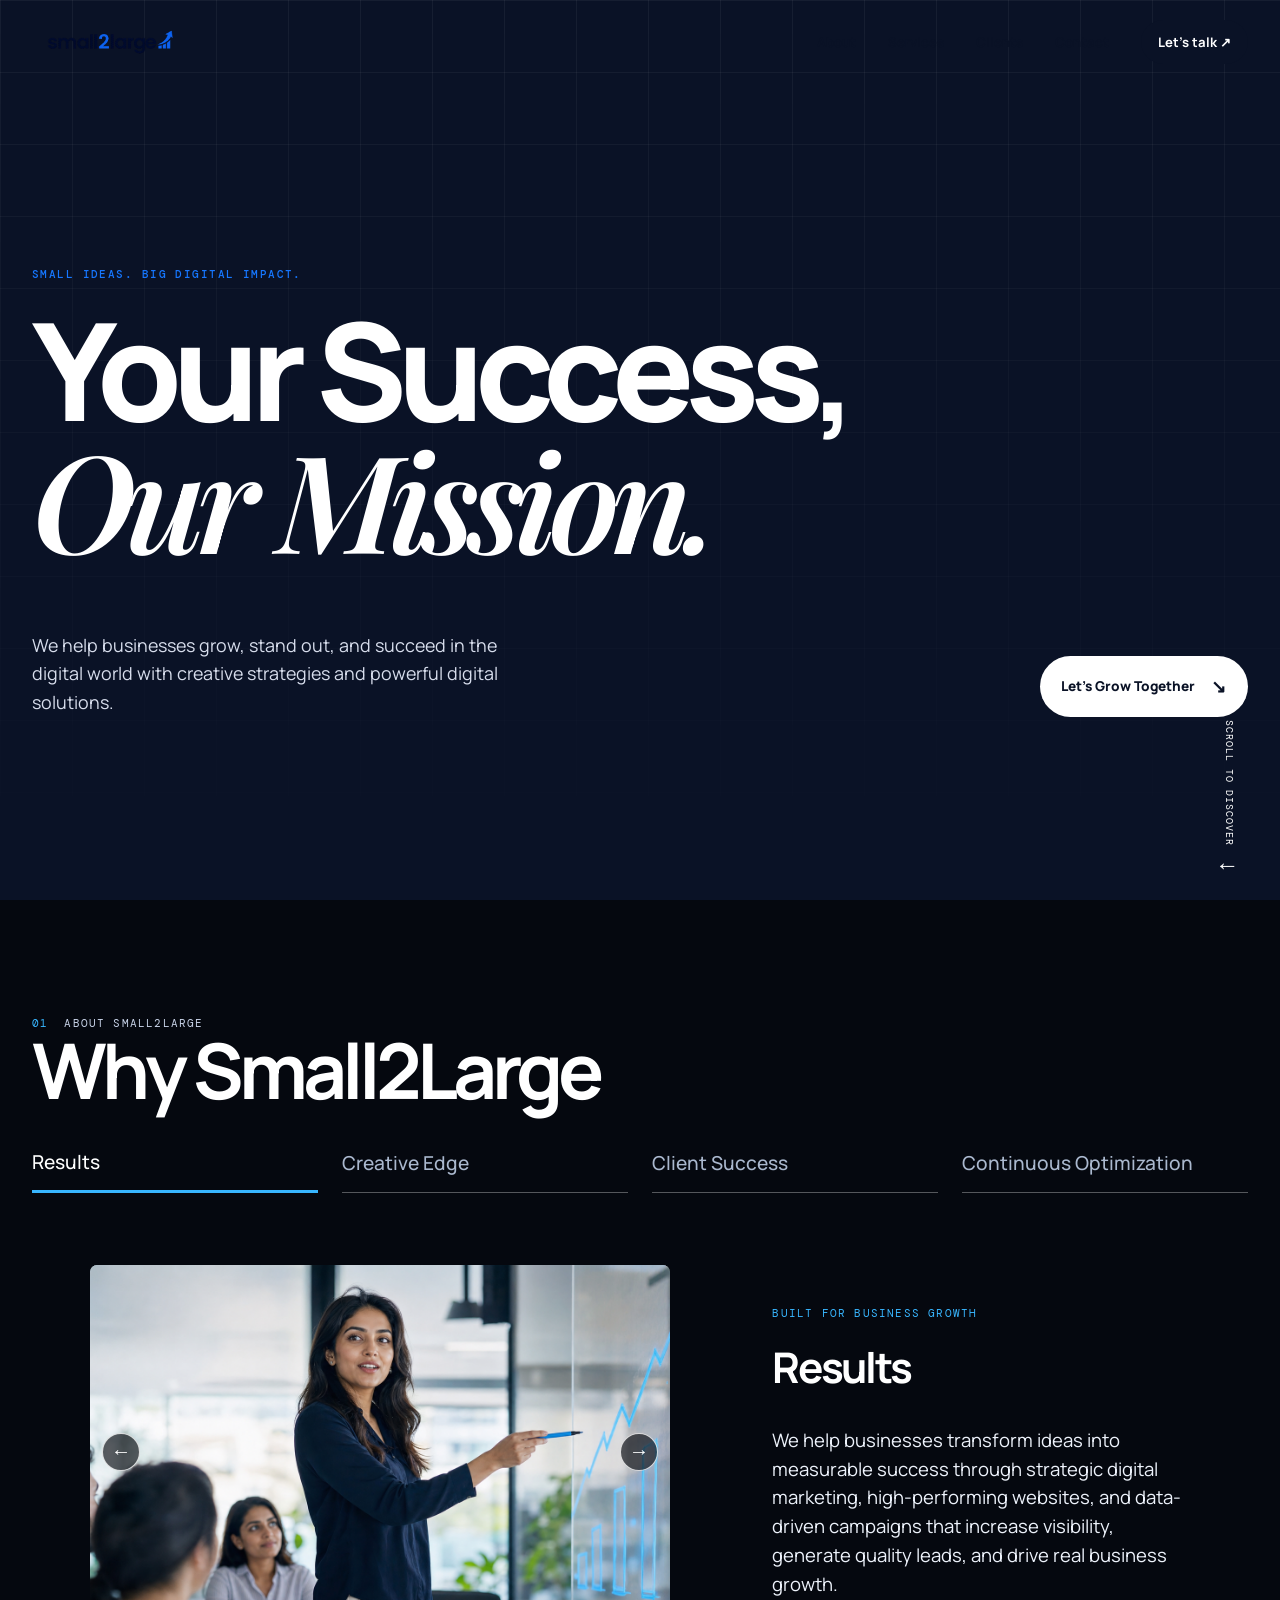
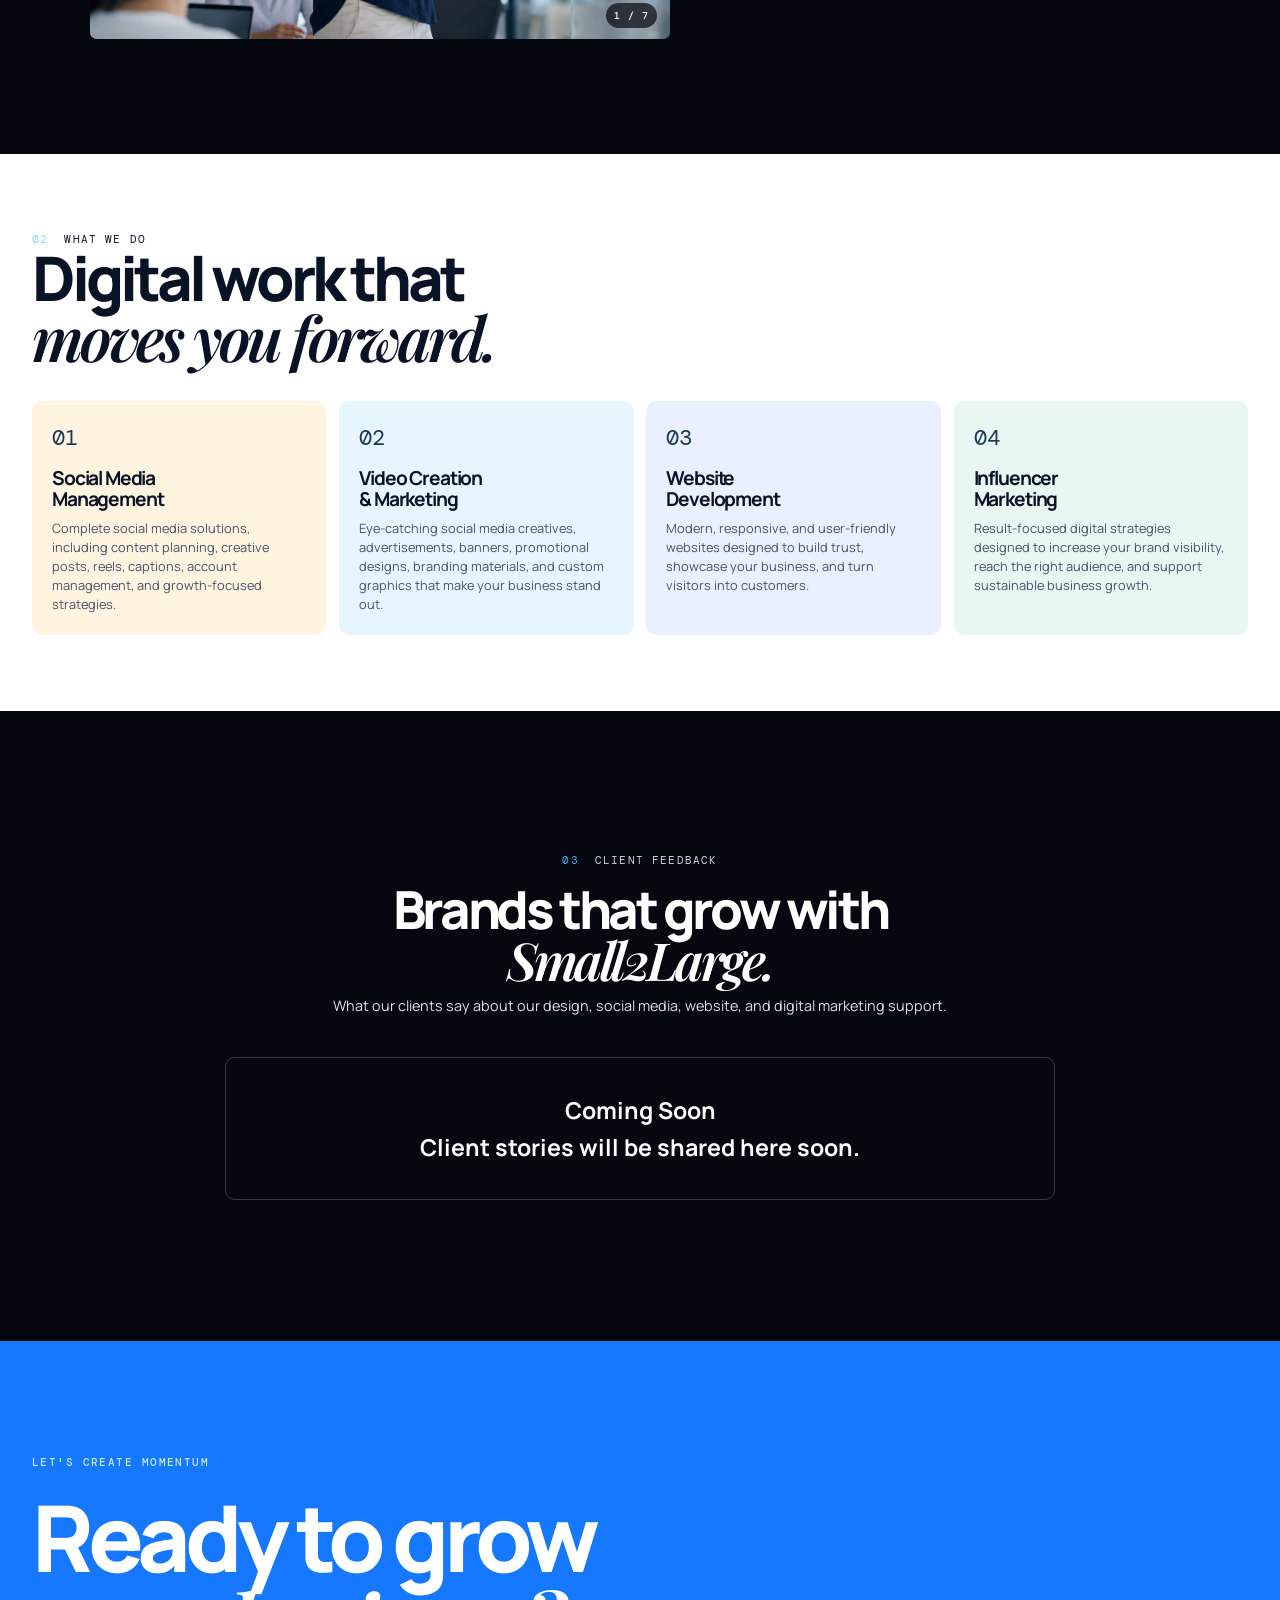
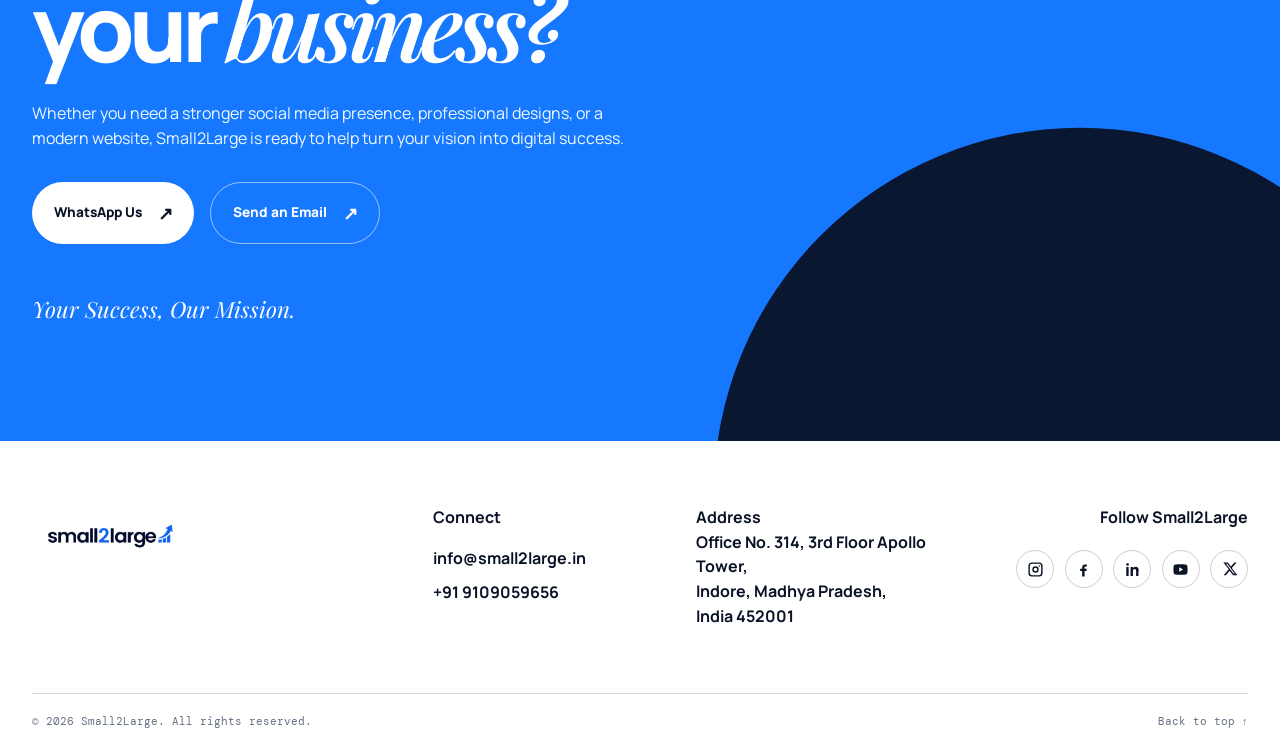
<file: index.html>
<!doctype html>
<html lang="en">
<head>
  <meta charset="utf-8">
  <meta name="viewport" content="width=device-width, initial-scale=1">
  <meta name="description" content="Small2Large helps businesses grow through social media management, graphic design, website development and digital marketing.">
  <meta name="theme-color" content="#0a1226">
  <meta property="og:title" content="Small2Large | Your Success, Our Mission">
  <meta property="og:description" content="Creative strategies and powerful digital solutions to help your business grow.">
  <meta property="og:type" content="website">
  <title>Small2Large | Your Success, Our Mission</title>
  <link rel="icon" type="image/png" href="assets/images/favicon.png">
  <link rel="preload" href="assets/images/logo.png" as="image">
  <link rel="stylesheet" href="css/style.css">
  <style>
    :root{--blue:#1677ff;--blue-bright:#3d91ff}
    .hero-pills{display:flex;gap:.65rem;flex-wrap:wrap;list-style:none;margin:0;padding:0}.hero-pills li{font-family:"DM Mono",monospace;font-size:.65rem;padding:.55rem .75rem;border:1px solid rgba(255,255,255,.27);border-radius:999px;color:#d6deed}.stats-grid{grid-template-columns:repeat(4,1fr)}
    @media(max-width:760px){.brand img{width:135px;height:auto}.stats-grid{grid-template-columns:1fr 1fr}}
    .leadership{padding-top:0}.leadership-head{display:flex;align-items:end;justify-content:space-between;gap:2rem;margin-bottom:2.5rem}.leadership-head .display{font-size:clamp(2.8rem,5.4vw,5.5rem)}.leadership-note{max-width:330px;color:#526078;margin:0}.leaders{display:grid;grid-template-columns:repeat(3,1fr);gap:1rem}.leader-card{position:relative;min-height:500px;overflow:hidden;background:#d9dce1;border-radius:1rem;color:#fff;isolation:isolate}.leader-card img{position:absolute;inset:0;width:100%;height:100%;object-fit:cover;transition:transform .55s ease,filter .55s ease}.leader-card:after{content:"";position:absolute;inset:0;background:linear-gradient(0deg,rgba(10,18,38,.9),transparent 65%);z-index:1}.leader-card:nth-child(2) img{object-position:38% center;filter:hue-rotate(18deg) saturate(.82)}.leader-card:nth-child(3) img{object-position:62% center;filter:hue-rotate(-14deg) saturate(.88)}.leader-card:hover img{transform:scale(1.07);filter:brightness(.78)}.leader-card:nth-child(2):hover img{filter:hue-rotate(18deg) saturate(.82) brightness(.78)}.leader-card:nth-child(3):hover img{filter:hue-rotate(-14deg) saturate(.88) brightness(.78)}.leader-info{position:absolute;z-index:2;bottom:0;width:100%;padding:1.5rem;transform:translateY(48px);transition:transform .35s ease}.leader-card:hover .leader-info,.leader-card:focus-within .leader-info{transform:translateY(0)}.leader-info h3{margin:0;font-size:1.65rem;letter-spacing:-.05em}.leader-info p{margin:.2rem 0 1rem;font-family:"DM Mono",monospace;font-size:.64rem;text-transform:uppercase;letter-spacing:.1em;color:#bfe7ff}.leader-info span{display:block;opacity:0;font-size:.85rem;transition:opacity .25s .08s}.leader-card:hover .leader-info span,.leader-card:focus-within .leader-info span{opacity:1}.services.section{background:#fff;color:var(--ink)}.services .section-head{display:block;margin-bottom:3rem}.services .section-label{color:var(--ink)}.services .section-label.light{color:var(--ink)}.services .display.light{color:var(--ink)}.services-list{display:grid;grid-template-columns:repeat(4,1fr);gap:1rem;border:0}.service-card{min-height:320px;padding:1.6rem!important;background:#fff4df;border:0;border-radius:.75rem;display:block;transition:transform .25s,box-shadow .25s}.service-card:nth-child(2){background:#e6f5ff}.service-card:nth-child(3){background:#eaf0ff}.service-card:nth-child(4){background:#e8f7f2}.service-card:hover{transform:translateY(-7px);box-shadow:0 18px 35px rgba(10,18,38,.12)}.service-number{font-size:1.7rem;color:#17223a}.service-card h3{font-size:1.35rem;line-height:1.1;margin:1.2rem 0 .7rem;color:var(--ink)}.service-card p{font-size:.88rem;line-height:1.55;color:#495268;margin:0}.service-card .arrow{display:none}@media(max-width:900px){.leaders,.services-list{grid-template-columns:1fr 1fr}}@media(max-width:600px){.leadership-head{display:block}.leadership-note{margin-top:1rem}.leaders,.services-list{grid-template-columns:1fr}.leader-card{min-height:420px}.service-card{min-height:245px}}
    .why-section{background:#05080f;color:#fff;padding:clamp(5rem,9vw,8rem) 0}.why-section .section-label{color:#c8d3e8}.why-section .section-label span{color:#38b6ff}.why-title{font-size:clamp(3rem,6vw,6.2rem);letter-spacing:-.065em;line-height:1;margin:0 0 2.5rem}.why-tabs{display:grid;grid-template-columns:repeat(4,1fr);gap:1.5rem;margin-bottom:4.5rem}.why-tab{appearance:none;border:0;border-bottom:1px solid rgba(255,255,255,.32);background:transparent;color:#aab8ce;text-align:left;padding:0 0 .9rem;font:500 clamp(1rem,1.5vw,1.35rem) Manrope,Arial,sans-serif;cursor:pointer;transition:color .25s,border-color .25s}.why-tab[aria-selected="true"]{color:#fff;border-bottom:3px solid #38b6ff}.why-panel{display:grid;grid-template-columns:1.25fr .9fr;gap:clamp(2rem,8vw,9rem);align-items:center;max-width:1100px;margin:0 auto}.why-image-wrap{overflow:hidden;border-radius:.45rem;aspect-ratio:1.55;position:relative}.why-image-wrap img{display:block;width:100%;height:100%;object-fit:cover;transition:opacity .25s,transform .5s}.results-carousel{position:absolute;inset:0;display:none}.results-carousel.active{display:block}.results-carousel img{position:absolute;inset:0;opacity:0}.results-carousel img.active{opacity:1}.results-control{position:absolute;z-index:2;top:50%;transform:translateY(-50%);width:38px;height:38px;border:1px solid rgba(255,255,255,.8);border-radius:50%;background:rgba(5,8,15,.65);color:#fff;font-size:1.25rem;cursor:pointer}.results-control:hover,.results-control:focus-visible{background:#38b6ff;color:#05101f;border-color:#38b6ff;outline:none}.results-prev{left:.75rem}.results-next{right:.75rem}.results-indicator{position:absolute;z-index:2;right:.8rem;bottom:.7rem;margin:0;font:500 .62rem "DM Mono",monospace;letter-spacing:.1em;color:#fff;background:rgba(5,8,15,.7);padding:.35rem .5rem;border-radius:999px}.why-copy h3{font-size:clamp(2rem,3.3vw,3.5rem);letter-spacing:-.055em;margin:0 0 1.5rem}.why-copy p{font-size:clamp(1rem,1.45vw,1.28rem);line-height:1.55;margin:0;color:#edf2fb}.why-copy .why-kicker{font-family:"DM Mono",monospace;font-size:.68rem;letter-spacing:.11em;text-transform:uppercase;color:#38b6ff;margin-bottom:.8rem}.why-tab:focus-visible{outline:2px solid #38b6ff;outline-offset:5px}@media(max-width:760px){.why-tabs{grid-template-columns:1fr 1fr;gap:1rem;margin-bottom:2.5rem}.why-panel{grid-template-columns:1fr;gap:2rem}.why-image-wrap{aspect-ratio:1.4}.why-title{margin-bottom:1.7rem}}
    .leadership{background:#05080f;color:#fff}.leadership .section-label,.leadership-note{color:#c8d3e8}.leadership .section-label span{color:#38b6ff}.leaders-wrap{position:relative}.leaders{display:flex;gap:1rem;overflow-x:auto;scroll-snap-type:x mandatory;scroll-behavior:smooth;padding:.2rem 0 1rem;scrollbar-width:none}.leaders::-webkit-scrollbar{display:none}.leader-card{flex:0 0 min(280px,75vw);min-height:385px;border-radius:.8rem;scroll-snap-align:start}.leader-card:after{background:linear-gradient(0deg,rgba(5,8,15,.95),rgba(5,8,15,.05) 70%);transition:background .35s}.leader-card:hover:after,.leader-card:focus-within:after{background:linear-gradient(0deg,rgba(56,182,255,.92),rgba(5,8,15,.22) 80%)}.leader-card:nth-child(4) img{object-position:48% center;filter:hue-rotate(37deg) saturate(.9)}.leader-info{padding:1.35rem;transform:translateY(44px)}.leader-info h3{font-size:1.45rem}.leader-info p{font-size:.6rem;margin:.2rem 0 .8rem}.leader-card:hover .leader-info p{color:#fff}.leader-info span{font-size:.8rem}.leader-controls{display:flex;gap:.6rem;justify-content:flex-end;margin:0 0 .8rem}.leader-control{width:44px;height:44px;border:1px solid rgba(255,255,255,.45);border-radius:50%;background:transparent;color:#fff;font-size:1.35rem;cursor:pointer;transition:background .2s,color .2s,border-color .2s}.leader-control:hover,.leader-control:focus-visible{background:#38b6ff;color:#05080f;border-color:#38b6ff;outline:0}@media(max-width:900px){.leaders{grid-template-columns:none}}@media(max-width:600px){.leaders{grid-template-columns:none}.leader-card{min-height:360px}.leadership-head{display:block}.leadership-note{margin-top:1rem}}
    .achievements{padding:clamp(4.5rem,7vw,7rem) 0}.achievements .container{display:grid;grid-template-columns:minmax(230px,.7fr) 1.3fr;gap:3rem;align-items:start}.achievements .stats-grid{margin:0;grid-template-columns:repeat(2,1fr)}.achievements .stat{min-height:155px;padding:1.3rem}.achievements .stat strong{font-size:clamp(2.4rem,4.2vw,4.4rem)}.client-feedback{background:#fff}.client-feedback-inner{display:grid;grid-template-columns:.7fr 1.3fr;gap:3rem;align-items:start}.client-feedback .display{font-size:clamp(2.8rem,5.4vw,5.3rem)}.testimonial-card{background:#eef8ff;border-radius:1rem;padding:clamp(1.7rem,3vw,3rem);position:relative}.testimonial-card blockquote{font-family:"Playfair Display",Georgia,serif;font-size:clamp(1.45rem,2.5vw,2.35rem);letter-spacing:-.035em;line-height:1.28;margin:0 0 2rem}.testimonial-person{display:flex;align-items:center;gap:.9rem;border-top:1px solid rgba(10,18,38,.14);padding-top:1.15rem}.testimonial-person img{width:58px;height:58px;border-radius:50%;object-fit:cover;object-position:center 18%;border:2px solid #38b6ff}.testimonial-person strong{display:block;font-size:.9rem}.testimonial-person span{font-family:"DM Mono",monospace;font-size:.62rem;letter-spacing:.08em;text-transform:uppercase;color:#5a687d}.testimonial-note{font-family:"DM Mono",monospace;font-size:.62rem;letter-spacing:.08em;text-transform:uppercase;color:#647188;margin:1rem 0 0}@media(max-width:760px){.achievements .container,.client-feedback-inner{grid-template-columns:1fr;gap:2rem}.achievements .stats-grid{margin:0}.achievements .stat{min-height:135px}.testimonial-card{padding:1.5rem}}
    .client-feedback{background:#05080f;color:#fff;overflow:hidden}.client-feedback-inner{display:block}.client-feedback .section-label{justify-content:center;color:#c8d3e8}.client-feedback .section-label span{color:#38b6ff}.client-feedback .display{font-size:clamp(2.2rem,4.1vw,4.4rem);text-align:center;max-width:none;margin:1rem 0 .5rem}.feedback-subtitle{text-align:center;font-size:.9rem;color:#d7e2f3;margin:0 0 2.5rem}.video-testimonials{display:flex;gap:1.1rem;justify-content:center;overflow-x:auto;padding:1rem 0 1.6rem;scroll-snap-type:x mandatory;scrollbar-width:none}.video-testimonials::-webkit-scrollbar{display:none}.video-testimonial{position:relative;flex:0 0 min(245px,72vw);aspect-ratio:1/.94;overflow:hidden;border-radius:.45rem;scroll-snap-align:center;background:#1a2130;isolation:isolate}.video-testimonial img{width:100%;height:100%;object-fit:cover;filter:brightness(.56);transition:filter .3s,transform .35s}.video-testimonial:after{content:"";position:absolute;inset:0;background:linear-gradient(0deg,rgba(5,8,15,.86),rgba(5,8,15,.05) 65%);z-index:1}.video-testimonial:hover img{filter:brightness(.78);transform:scale(1.05)}.video-play{position:absolute;z-index:2;top:50%;left:50%;transform:translate(-50%,-50%);width:54px;height:54px;border:3px solid #fff;border-radius:50%;background:rgba(5,8,15,.2);color:#fff;font-size:1.25rem;line-height:1;cursor:pointer;transition:background .25s,border-color .25s,color .25s}.video-play:hover,.video-play:focus-visible{background:#38b6ff;border-color:#38b6ff;color:#05080f;outline:0}.video-caption{position:absolute;z-index:2;left:1rem;right:1rem;bottom:.95rem}.video-caption strong{display:block;font-size:.87rem}.video-caption span{display:block;color:#c5d5eb;font-size:.68rem;line-height:1.35;margin-top:.2rem}.feedback-note{font-family:"DM Mono",monospace;font-size:.62rem;letter-spacing:.08em;text-transform:uppercase;color:#9eb0cb;text-align:center;margin:0}.client-feedback .testimonial-card,.client-feedback .testimonial-person,.client-feedback .testimonial-note{display:none}@media(max-width:600px){.video-testimonials{justify-content:flex-start}.client-feedback .display{font-size:2.25rem}}
    .hero-results{display:grid;grid-template-columns:repeat(4,1fr);gap:0;margin:1rem 0 0;padding:0;list-style:none;max-width:920px;border-top:1px solid rgba(255,255,255,.26);border-left:1px solid rgba(255,255,255,.26)}.hero-results li{min-height:112px;padding:1rem;border-right:1px solid rgba(255,255,255,.26);border-bottom:1px solid rgba(255,255,255,.26);display:flex;flex-direction:column;justify-content:space-between}.hero-results strong{font-size:clamp(1.8rem,3.2vw,3.4rem);line-height:1;letter-spacing:-.07em;color:#38b6ff}.hero-results span{font-family:"DM Mono",monospace;font-size:.58rem;line-height:1.45;text-transform:uppercase;letter-spacing:.08em;color:#d6deed;max-width:120px}@media(max-width:650px){.hero-results{grid-template-columns:1fr 1fr}.hero-results li{min-height:100px;padding:.8rem}.hero-results strong{font-size:2rem}}
    .services.section{padding:clamp(3.8rem,6vw,5.8rem) 0}.services .section-head{margin-bottom:2rem}.services .section-head .display{font-size:clamp(2.8rem,4.8vw,4.7rem);line-height:.97;max-width:650px}.services-list{gap:.8rem}.service-card{min-height:230px;padding:1.25rem!important;border-radius:.65rem;box-shadow:none}.service-number{font-size:1.35rem;color:#1d3857}.service-card h3{font-size:1.2rem;line-height:1.08;margin:.8rem 0 .55rem}.service-card p{font-size:.8rem;line-height:1.5}.service-card:hover{background:#38b6ff!important;color:#061126;box-shadow:0 14px 30px rgba(56,182,255,.28)}.service-card:hover .service-number,.service-card:hover h3,.service-card:hover p{color:#061126}.service-card:hover p{font-weight:500}@media(max-width:760px){.services.section{padding:4rem 0}.services .section-head .display{font-size:2.85rem}.service-card{min-height:205px;padding:1.1rem!important}}
    .contact.section{padding:clamp(4.8rem,8.8vw,8.8rem) 0}.contact-title{font-size:clamp(3.2rem,7.2vw,7.2rem)}.contact-copy{margin:1.9rem 0;font-size:1rem}.mission{margin:3rem 0 0}.contact-shape{transform:scale(.88);transform-origin:bottom right}@media(max-width:760px){.contact.section{padding:4.5rem 0}.contact-title{font-size:clamp(3rem,12vw,4.2rem)}}
    .results-carousel img.ads-result{transition:opacity .3s ease,transform .55s cubic-bezier(.2,.7,.2,1)}.results-carousel:hover img.ads-result.active{transform:scale(1.11)}
    .social-icons{display:flex;flex-wrap:wrap;gap:.65rem;margin-top:.25rem}.social-icons a{width:38px;height:38px;display:grid;place-items:center;border:1px solid rgba(10,18,38,.2);border-radius:50%;color:var(--ink);transition:background .2s,color .2s,border-color .2s}.social-icons a:hover,.social-icons a:focus-visible{background:#38b6ff;color:#061126;border-color:#38b6ff;outline:none}.social-icons svg{width:17px;height:17px;fill:currentColor}.footer-top{grid-template-columns:1.6fr 1fr 1fr 1.25fr}.footer-address{font-style:normal;line-height:1.55;color:#34405a}.footer-address p{margin:0}.footer-follow{align-items:flex-end!important}.footer-follow .social-icons{justify-content:flex-end}@media(max-width:760px){.footer-top{grid-template-columns:1fr}.footer-follow{align-items:flex-start!important}.footer-follow .social-icons{justify-content:flex-start}}
    .footer-top{grid-template-columns:1.6fr 1fr 1fr 1.25fr}.footer-top>div:nth-child(3){grid-column:4;align-items:flex-end}.footer-top>div:nth-child(3) .social-icons{justify-content:flex-end}.footer-top::after{content:"ADDRESS\\A Office No. 314, 3rd Floor Apollo Tower,\\A Indore, Madhya Pradesh, India 452001";display:block;grid-column:3;grid-row:1;max-width:270px;white-space:pre-line;font-family:"DM Mono",monospace;font-size:.68rem;line-height:1.65;color:#34405a}.footer-top::first-line{font-size:.65rem;letter-spacing:.1em;color:#788297}@media(max-width:760px){.footer-top>div:nth-child(3){grid-column:auto;align-items:flex-start}.footer-top>div:nth-child(3) .social-icons{justify-content:flex-start}.footer-top::after{grid-column:auto;grid-row:auto;order:2}}
    .footer-top::after{content:"Address\A Office No. 314, 3rd Floor Apollo Tower,\A Indore, Madhya Pradesh, India 452001";font-family:Manrope,Arial,sans-serif;font-size:1rem;font-weight:700;letter-spacing:normal;text-transform:none;line-height:1.55;color:var(--ink)}
    .footer-label{font-family:Manrope,Arial,sans-serif;font-size:1rem;font-weight:700;letter-spacing:normal;text-transform:none;color:var(--ink)}
    @media(max-width:760px){body{overflow-x:hidden}.footer-top{grid-template-columns:1fr!important;gap:2rem;padding:2.75rem 0}.footer-top>div{width:100%;align-items:flex-start!important}.footer-top>div:nth-child(3){grid-column:1!important;grid-row:4}.footer-top>div:nth-child(3) .social-icons{justify-content:flex-start}.footer-top::after{content:"Address\A Office No. 314, 3rd Floor\A Apollo Tower, Indore\A Madhya Pradesh, India 452001";grid-column:1!important;grid-row:3;order:initial;width:100%;max-width:none;font-size:.95rem;line-height:1.65;overflow-wrap:anywhere}.footer-bottom{padding:1.35rem 0}.social-icons{gap:.55rem}}
    .client-feedback .video-testimonials,.client-feedback .feedback-note{display:none}.client-feedback-inner::after{content:"Coming Soon\A Client stories will be shared here soon.";display:block;max-width:760px;margin:2.25rem auto 0;padding:2.1rem;border:1px solid rgba(255,255,255,.2);border-radius:.6rem;white-space:pre-line;text-align:center;font-family:Manrope,Arial,sans-serif;font-size:clamp(1.1rem,2vw,1.45rem);font-weight:700;line-height:1.6;color:#fff}.client-feedback-inner::first-line{font-size:clamp(2rem,4vw,3.5rem);letter-spacing:-.055em;color:#38b6ff}@media(max-width:760px){.client-feedback-inner::after{margin-top:1.6rem;padding:1.5rem;font-size:1rem}.client-feedback-inner::first-line{font-size:2rem}}
  </style>
</head>
<body>
  <a class="skip-link" href="#main-content">Skip to content</a>
  <header class="site-header" id="top">
    <nav class="nav container" aria-label="Primary navigation">
      <a class="brand" href="#top" aria-label="Small2Large home"><img src="assets/images/logo.png" alt="Small2Large"></a>
      <button class="menu-toggle" aria-expanded="false" aria-controls="nav-links"><span></span><span></span><span></span><span class="sr-only">Open menu</span></button>
      <div class="nav-links" id="nav-links">
        <a href="#about">About</a><a href="#services">Services</a><a href="#clients">Clients</a><a href="#contact">Contact</a>
        <a class="nav-cta" href="https://wa.me/919109059656" target="_blank" rel="noopener">Let's talk <span aria-hidden="true">↗</span></a>
      </div>
    </nav>
  </header>

  <main id="main-content">
    <section class="hero">
      <div class="hero-orb orb-one"></div><div class="hero-orb orb-two"></div>
      <div class="container hero-content">
        <p class="eyebrow reveal">Small ideas. Big digital impact.</p>
        <h1 class="hero-title"><span class="reveal">Your Success,</span> <em class="reveal delay-1">Our Mission.</em></h1>
        <div class="hero-bottom reveal delay-2">
          <p>We help businesses grow, stand out, and succeed in the digital world with creative strategies and powerful digital solutions.</p>
          <a class="button button-light" href="#contact">Let's Grow Together <span aria-hidden="true">↘</span></a>
        </div>
      </div>
      <a class="scroll-cue" href="#about" aria-label="Scroll to about section"><span>Scroll to discover</span><i aria-hidden="true">↓</i></a>
    </section>

    <section class="why-section" id="about" aria-labelledby="why-title">
      <div class="container"><div class="section-label reveal"><span>01</span><p>About Small2Large</p></div><h2 class="why-title reveal" id="why-title">Why Small2Large</h2><div class="why-tabs" role="tablist" aria-label="Why Small2Large"><button class="why-tab" role="tab" aria-selected="true" aria-controls="why-panel" data-title="Results" data-kicker="Built for business growth" data-copy="We help businesses transform ideas into measurable success through strategic digital marketing, high-performing websites, and data-driven campaigns that increase visibility, generate quality leads, and drive real business growth.">Results</button><button class="why-tab" role="tab" aria-selected="false" aria-controls="why-panel" data-title="Creative Edge" data-kicker="Designed to stand out" data-copy="From eye-catching branding and social media creatives to modern UI/UX and custom websites, we create digital experiences that capture attention, build trust, and leave a lasting impression.">Creative Edge</button><button class="why-tab" role="tab" aria-selected="false" aria-controls="why-panel" data-title="Client Success" data-kicker="Your growth is our priority" data-copy="Every project begins with understanding your business. We work as your digital partner, providing transparent communication, personalized strategies, and dedicated support to help you achieve long-term success.">Client Success</button><button class="why-tab" role="tab" aria-selected="false" aria-controls="why-panel" data-title="Continuous Optimization" data-kicker="Growth never stops" data-copy="We continuously monitor, analyze, and optimize your website and marketing campaigns using real-time data to improve performance, maximize ROI, and keep your business ahead of the competition.">Continuous Optimization</button></div><div class="why-panel reveal" id="why-panel" role="tabpanel"><div class="why-image-wrap"><img id="why-image" src="assets/images/why-small2large.png" alt="Creative agency team discussing growth strategy"><div class="results-carousel active" id="results-carousel" aria-label="Advertising results screenshots"><img class="active" src="assets/images/results/result-01.png" alt="Advertising campaign performance result 1"><img src="assets/images/results/result-02.png" alt="Advertising campaign performance result 2"><img src="assets/images/results/result-03.png" alt="Advertising campaign performance result 3"><img src="assets/images/results/result-04.png" alt="Advertising campaign performance result 4"><img src="assets/images/results/result-05.png" alt="Advertising campaign performance result 5"><img src="assets/images/results/result-06.png" alt="Advertising campaign performance result 6"><button class="results-control results-prev" type="button" aria-label="Previous result">&#8592;</button><button class="results-control results-next" type="button" aria-label="Next result">&#8594;</button><p class="results-indicator" aria-live="polite">1 / 6</p></div></div><div class="why-copy"><p class="why-kicker" id="why-kicker">Built for business growth</p><h3 id="why-heading">Results</h3><p id="why-copy">We help businesses transform ideas into measurable success through strategic digital marketing, high-performing websites, and data-driven campaigns that increase visibility, generate quality leads, and drive real business growth.</p></div></div></div>
    </section>

    <section class="services section section-dark" id="services">
      <div class="container">
        <div class="section-head"><div class="section-label light reveal"><span>02</span><p>What we do</p></div><h2 class="display light reveal">Digital work that<br><em>moves you forward.</em></h2></div>
        <div class="services-list">
          <article class="service-card reveal"><div class="service-number">01</div><div><h3>Social Media<br>Management</h3><p>Complete social media solutions, including content planning, creative posts, reels, captions, account management, and growth-focused strategies.</p></div><span class="arrow" aria-hidden="true">↗</span></article>
          <article class="service-card reveal"><div class="service-number">02</div><div><h3>Video Creation<br>& Marketing</h3><p>Eye-catching social media creatives, advertisements, banners, promotional designs, branding materials, and custom graphics that make your business stand out.</p></div><span class="arrow" aria-hidden="true">↗</span></article>
          <article class="service-card reveal"><div class="service-number">03</div><div><h3>Website<br>Development</h3><p>Modern, responsive, and user-friendly websites designed to build trust, showcase your business, and turn visitors into customers.</p></div><span class="arrow" aria-hidden="true">↗</span></article>
          <article class="service-card reveal"><div class="service-number">04</div><div><h3>Influencer<br>Marketing</h3><p>Result-focused digital strategies designed to increase your brand visibility, reach the right audience, and support sustainable business growth.</p></div><span class="arrow" aria-hidden="true">↗</span></article>
		  
        </div>
      </div>
    </section>

    <section class="client-feedback section" id="clients" aria-labelledby="clients-title">
      <div class="container client-feedback-inner"><div class="section-label reveal"><span>03</span><p>Client feedback</p></div><h2 class="display reveal" id="clients-title">Brands that grow with<br><em>Small2Large.</em></h2><p class="feedback-subtitle reveal">What our clients say about our design, social media, website, and digital marketing support.</p><div class="video-testimonials reveal"><article class="video-testimonial"><img src="assets/images/why-small2large.png" alt="Demo video testimonial thumbnail"><button class="video-play" type="button" aria-label="Play client video testimonial">&#9658;</button><div class="video-caption"><strong>Social Media Growth</strong><span>Client Name - Social media management testimonial</span></div></article><article class="video-testimonial"><img src="assets/images/leadership-demo.png" alt="Demo video testimonial thumbnail"><button class="video-play" type="button" aria-label="Play client video testimonial">&#9658;</button><div class="video-caption"><strong>Brand Design Results</strong><span>Client Name - Graphic design testimonial</span></div></article><article class="video-testimonial"><img src="assets/images/why-small2large.png" alt="Demo video testimonial thumbnail"><button class="video-play" type="button" aria-label="Play client video testimonial">&#9658;</button><div class="video-caption"><strong>A Website That Works</strong><span>Client Name - Website development testimonial</span></div></article></div><p class="feedback-note reveal">Video placeholders - add your uploaded client video files here later.</p></div>
    </section>

    <section class="contact section" id="contact">
      <div class="contact-shape"></div><div class="container contact-inner">
        <p class="eyebrow light reveal">Let's create momentum</p>
        <h2 class="contact-title reveal">Ready to grow<br>your <em>business?</em></h2>
        <p class="contact-copy reveal">Whether you need a stronger social media presence, professional designs, or a modern website, Small2Large is ready to help turn your vision into digital success.</p>
        <div class="contact-actions reveal"><a class="button button-light" href="https://wa.me/919109059656" target="_blank" rel="noopener">WhatsApp Us <span aria-hidden="true">↗</span></a><a class="button button-outline" href="mailto:info@small2large.in">Send an Email <span aria-hidden="true">↗</span></a></div>
        <p class="mission reveal">Your Success, Our Mission.</p>
      </div>
    </section>
  </main>

  <footer class="footer"><div class="container footer-top"><a class="footer-brand" href="#top"><img src="assets/images/logo.png" alt="Small2Large"></a><div><p class="footer-label">Connect</p><a href="mailto:info@small2large.in">info@small2large.in</a><a href="https://wa.me/919109059656" target="_blank" rel="noopener">+91 9109059656</a></div><div><p class="footer-label">Follow Small2Large</p><div class="social-icons"><a href="https://instagram.com/small2large" target="_blank" rel="noopener" aria-label="Instagram"><svg viewBox="0 0 24 24" aria-hidden="true"><path d="M7 2h10a5 5 0 0 1 5 5v10a5 5 0 0 1-5 5H7a5 5 0 0 1-5-5V7a5 5 0 0 1 5-5Zm0 2a3 3 0 0 0-3 3v10a3 3 0 0 0 3 3h10a3 3 0 0 0 3-3V7a3 3 0 0 0-3-3H7Zm5 3.5A4.5 4.5 0 1 1 7.5 12 4.5 4.5 0 0 1 12 7.5Zm0 2A2.5 2.5 0 1 0 14.5 12 2.5 2.5 0 0 0 12 9.5Zm5.25-3.6a1.05 1.05 0 1 1-1.05 1.05 1.05 1.05 0 0 1 1.05-1.05Z"/></svg></a><a href="https://www.facebook.com/profile.php?id=61568188302656" target="_blank" rel="noopener" aria-label="Facebook"><svg viewBox="0 0 24 24" aria-hidden="true"><path d="M13.5 22v-8h2.7l.4-3h-3.1V9.1c0-.9.3-1.5 1.6-1.5h1.7V4.9c-.3 0-1.3-.1-2.5-.1-2.5 0-4.2 1.5-4.2 4.3V11H7.3v3h2.8v8h3.4Z"/></svg></a><a href="https://www.linkedin.com/company/106094895/" target="_blank" rel="noopener" aria-label="LinkedIn"><svg viewBox="0 0 24 24" aria-hidden="true"><path d="M6.5 8.3H3.2V21h3.3V8.3ZM4.9 3A1.9 1.9 0 1 0 5 6.8 1.9 1.9 0 0 0 4.9 3ZM21 13.7c0-3.8-2-5.6-4.7-5.6-2.2 0-3.1 1.2-3.7 2v-1.8H9.3V21h3.3v-6.3c0-1.7.3-3.3 2.4-3.3 2.1 0 2.1 1.9 2.1 3.4V21h3.3v-7.3Z"/></svg></a><a href="https://www.youtube.com/@Small2large" target="_blank" rel="noopener" aria-label="YouTube"><svg viewBox="0 0 24 24" aria-hidden="true"><path d="M21.6 7.2a3 3 0 0 0-2.1-2.1C17.6 4.6 12 4.6 12 4.6s-5.6 0-7.5.5a3 3 0 0 0-2.1 2.1A31 31 0 0 0 2 12a31 31 0 0 0 .4 4.8 3 3 0 0 0 2.1 2.1c1.9.5 7.5.5 7.5.5s5.6 0 7.5-.5a3 3 0 0 0 2.1-2.1A31 31 0 0 0 22 12a31 31 0 0 0-.4-4.8ZM10.2 15.1V8.9l5.4 3.1-5.4 3.1Z"/></svg></a><a href="https://x.com/small2large" target="_blank" rel="noopener" aria-label="X"><svg viewBox="0 0 24 24" aria-hidden="true"><path d="M18.9 2H22l-6.8 7.8 8 10.2H17l-4.8-6.2L6.8 20H3.7l7.3-8.4L3.3 2h6.4l4.3 5.6L18.9 2Zm-1.1 16h1.7L8.8 3.9H7L17.8 18Z"/></svg></a></div></div></div><div class="container footer-bottom"><p>© <span id="year"></span> Small2Large. All rights reserved.</p><a href="#top">Back to top ↑</a></div></footer>
  <script src="js/main.js"></script>
</body>
</html>
</file>
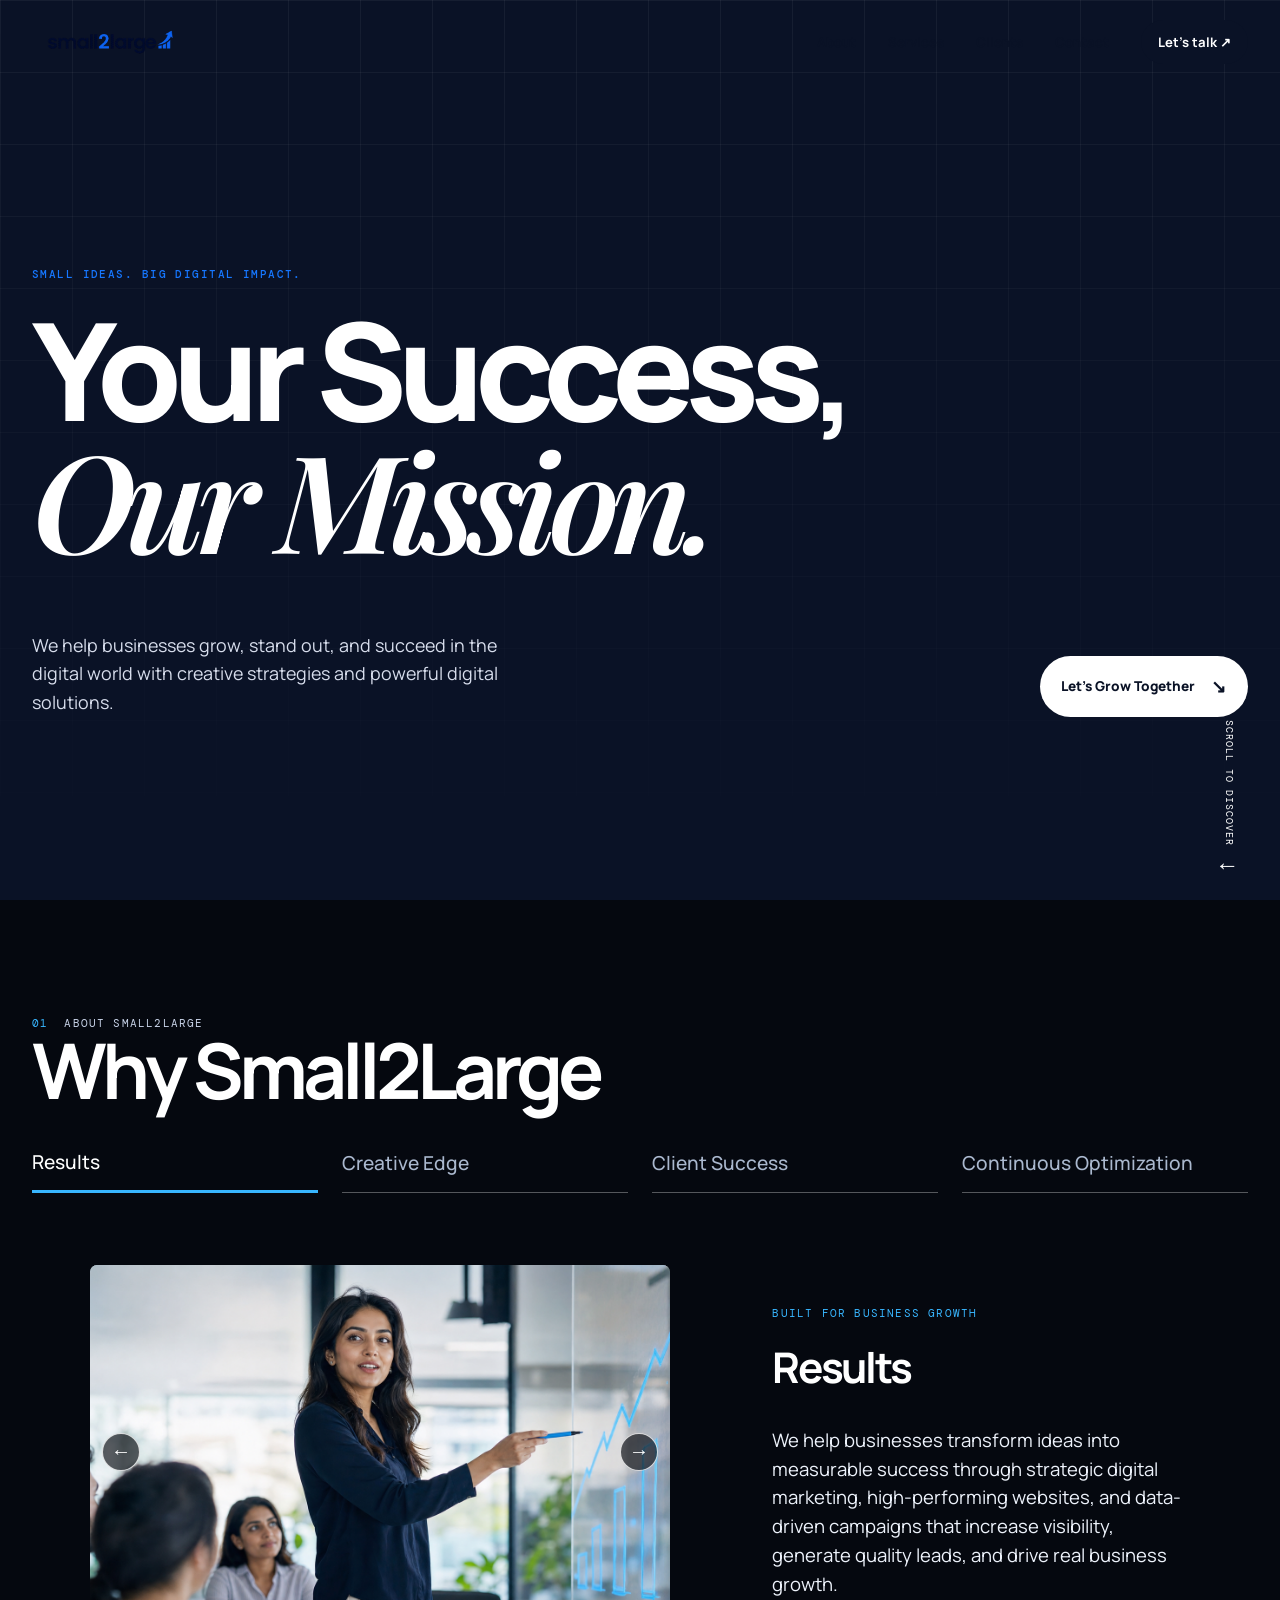
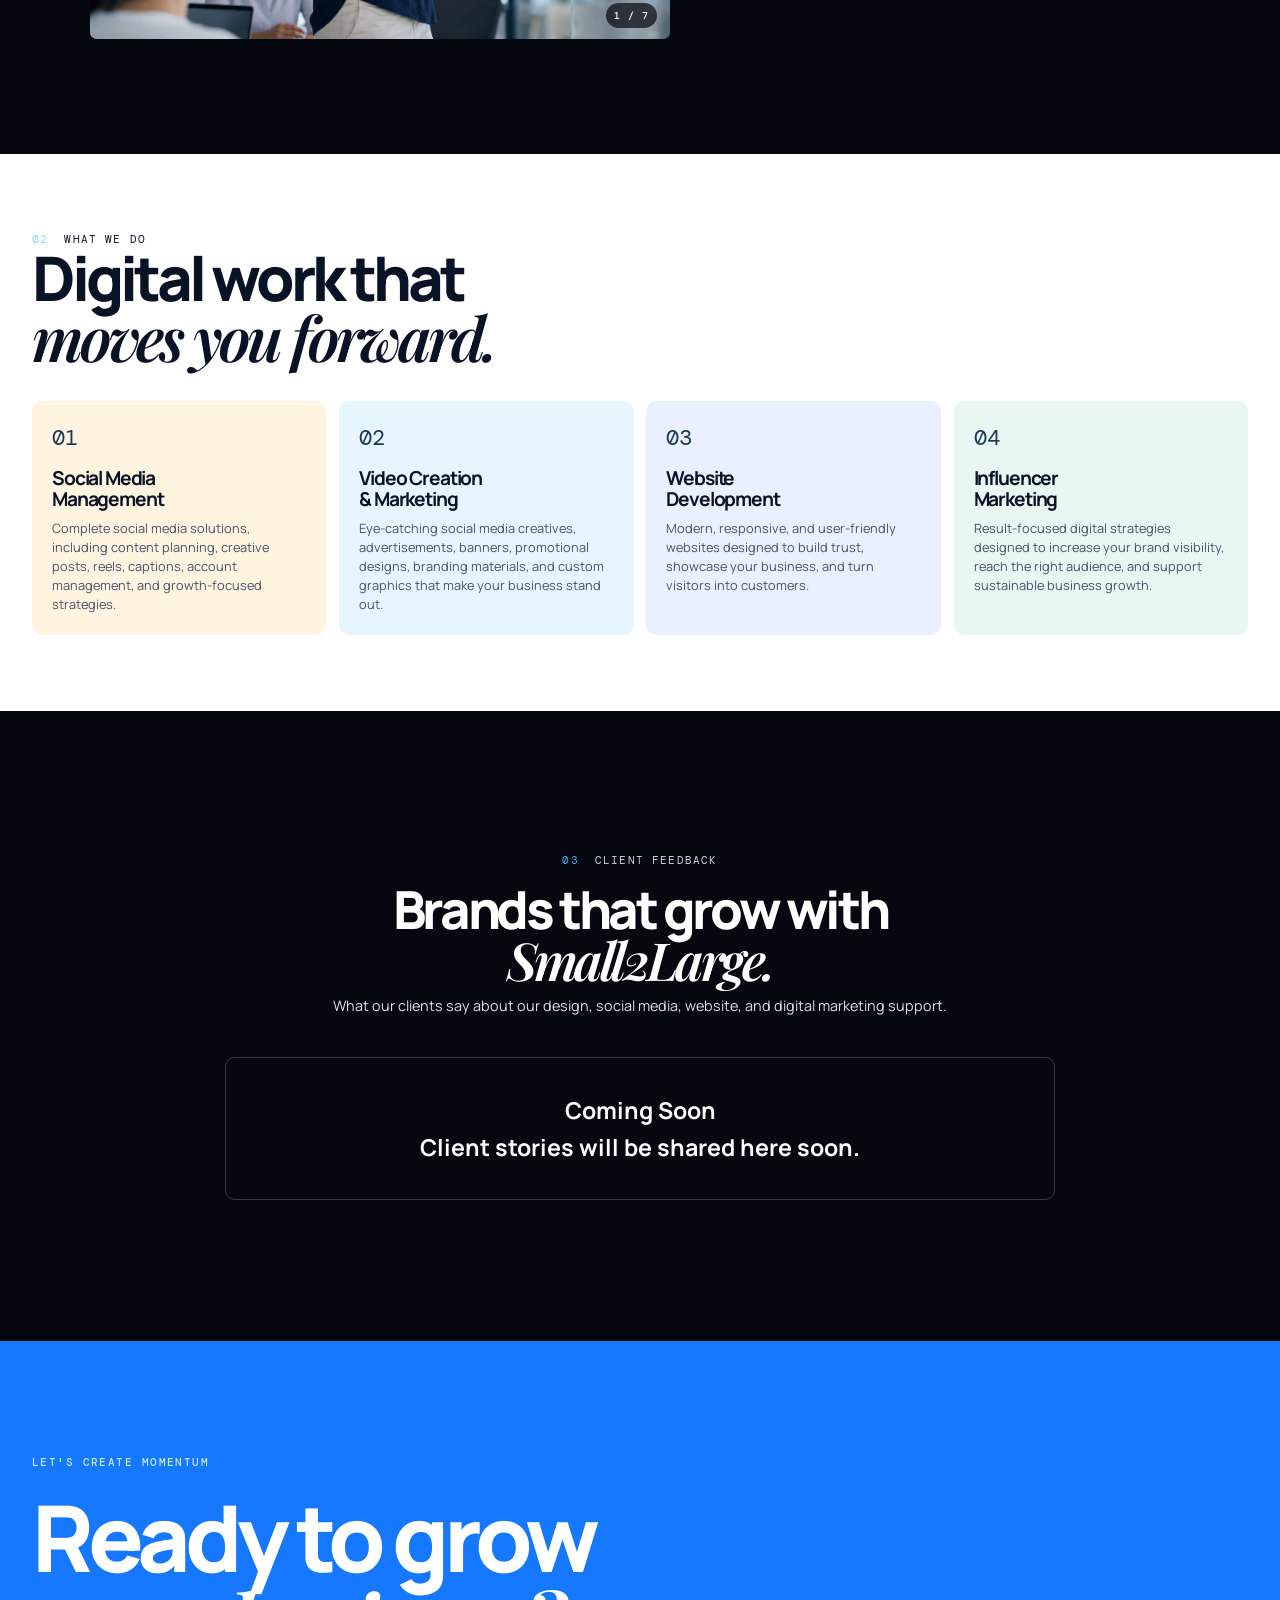
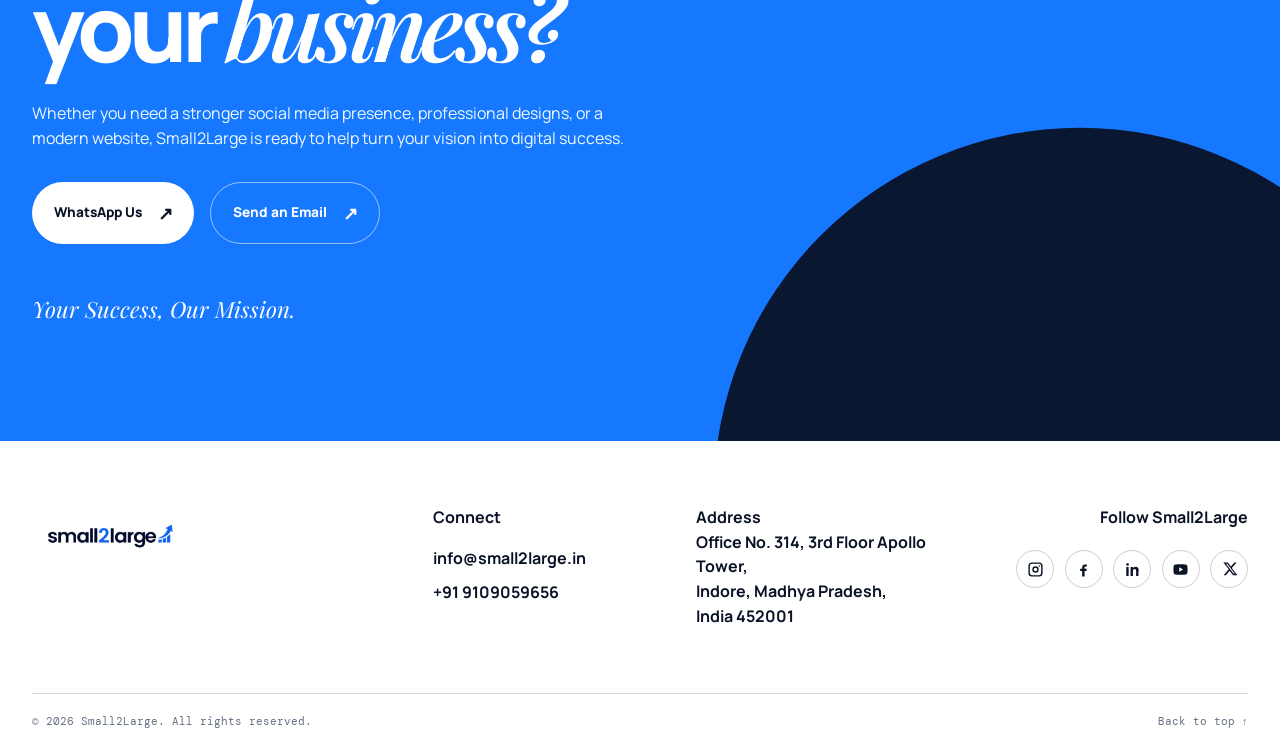
<file: small2large-original/index.html>
<!doctype html>
<html lang="en">
<head>
  <meta charset="utf-8">
  <meta name="viewport" content="width=device-width, initial-scale=1">
  <meta name="description" content="Small2Large helps businesses grow through social media management, graphic design, website development and digital marketing.">
  <meta name="theme-color" content="#0a1226">
  <meta property="og:title" content="Small2Large | Your Success, Our Mission">
  <meta property="og:description" content="Creative strategies and powerful digital solutions to help your business grow.">
  <meta property="og:type" content="website">
  <title>Small2Large | Your Success, Our Mission</title>
  <link rel="icon" type="image/png" href="assets/images/favicon.png">
  <link rel="preload" href="assets/images/logo.png" as="image">
  <link rel="stylesheet" href="css/style.css">
  <style>
    :root{--blue:#1677ff;--blue-bright:#3d91ff}
    .hero-pills{display:flex;gap:.65rem;flex-wrap:wrap;list-style:none;margin:0;padding:0}.hero-pills li{font-family:"DM Mono",monospace;font-size:.65rem;padding:.55rem .75rem;border:1px solid rgba(255,255,255,.27);border-radius:999px;color:#d6deed}.stats-grid{grid-template-columns:repeat(4,1fr)}
    @media(max-width:760px){.brand img{width:135px;height:auto}.stats-grid{grid-template-columns:1fr 1fr}}
    .leadership{padding-top:0}.leadership-head{display:flex;align-items:end;justify-content:space-between;gap:2rem;margin-bottom:2.5rem}.leadership-head .display{font-size:clamp(2.8rem,5.4vw,5.5rem)}.leadership-note{max-width:330px;color:#526078;margin:0}.leaders{display:grid;grid-template-columns:repeat(3,1fr);gap:1rem}.leader-card{position:relative;min-height:500px;overflow:hidden;background:#d9dce1;border-radius:1rem;color:#fff;isolation:isolate}.leader-card img{position:absolute;inset:0;width:100%;height:100%;object-fit:cover;transition:transform .55s ease,filter .55s ease}.leader-card:after{content:"";position:absolute;inset:0;background:linear-gradient(0deg,rgba(10,18,38,.9),transparent 65%);z-index:1}.leader-card:nth-child(2) img{object-position:38% center;filter:hue-rotate(18deg) saturate(.82)}.leader-card:nth-child(3) img{object-position:62% center;filter:hue-rotate(-14deg) saturate(.88)}.leader-card:hover img{transform:scale(1.07);filter:brightness(.78)}.leader-card:nth-child(2):hover img{filter:hue-rotate(18deg) saturate(.82) brightness(.78)}.leader-card:nth-child(3):hover img{filter:hue-rotate(-14deg) saturate(.88) brightness(.78)}.leader-info{position:absolute;z-index:2;bottom:0;width:100%;padding:1.5rem;transform:translateY(48px);transition:transform .35s ease}.leader-card:hover .leader-info,.leader-card:focus-within .leader-info{transform:translateY(0)}.leader-info h3{margin:0;font-size:1.65rem;letter-spacing:-.05em}.leader-info p{margin:.2rem 0 1rem;font-family:"DM Mono",monospace;font-size:.64rem;text-transform:uppercase;letter-spacing:.1em;color:#bfe7ff}.leader-info span{display:block;opacity:0;font-size:.85rem;transition:opacity .25s .08s}.leader-card:hover .leader-info span,.leader-card:focus-within .leader-info span{opacity:1}.services.section{background:#fff;color:var(--ink)}.services .section-head{display:block;margin-bottom:3rem}.services .section-label{color:var(--ink)}.services .section-label.light{color:var(--ink)}.services .display.light{color:var(--ink)}.services-list{display:grid;grid-template-columns:repeat(4,1fr);gap:1rem;border:0}.service-card{min-height:320px;padding:1.6rem!important;background:#fff4df;border:0;border-radius:.75rem;display:block;transition:transform .25s,box-shadow .25s}.service-card:nth-child(2){background:#e6f5ff}.service-card:nth-child(3){background:#eaf0ff}.service-card:nth-child(4){background:#e8f7f2}.service-card:hover{transform:translateY(-7px);box-shadow:0 18px 35px rgba(10,18,38,.12)}.service-number{font-size:1.7rem;color:#17223a}.service-card h3{font-size:1.35rem;line-height:1.1;margin:1.2rem 0 .7rem;color:var(--ink)}.service-card p{font-size:.88rem;line-height:1.55;color:#495268;margin:0}.service-card .arrow{display:none}@media(max-width:900px){.leaders,.services-list{grid-template-columns:1fr 1fr}}@media(max-width:600px){.leadership-head{display:block}.leadership-note{margin-top:1rem}.leaders,.services-list{grid-template-columns:1fr}.leader-card{min-height:420px}.service-card{min-height:245px}}
    .why-section{background:#05080f;color:#fff;padding:clamp(5rem,9vw,8rem) 0}.why-section .section-label{color:#c8d3e8}.why-section .section-label span{color:#38b6ff}.why-title{font-size:clamp(3rem,6vw,6.2rem);letter-spacing:-.065em;line-height:1;margin:0 0 2.5rem}.why-tabs{display:grid;grid-template-columns:repeat(4,1fr);gap:1.5rem;margin-bottom:4.5rem}.why-tab{appearance:none;border:0;border-bottom:1px solid rgba(255,255,255,.32);background:transparent;color:#aab8ce;text-align:left;padding:0 0 .9rem;font:500 clamp(1rem,1.5vw,1.35rem) Manrope,Arial,sans-serif;cursor:pointer;transition:color .25s,border-color .25s}.why-tab[aria-selected="true"]{color:#fff;border-bottom:3px solid #38b6ff}.why-panel{display:grid;grid-template-columns:1.25fr .9fr;gap:clamp(2rem,8vw,9rem);align-items:center;max-width:1100px;margin:0 auto}.why-image-wrap{overflow:hidden;border-radius:.45rem;aspect-ratio:1.55;position:relative}.why-image-wrap img{display:block;width:100%;height:100%;object-fit:cover;transition:opacity .25s,transform .5s}.results-carousel{position:absolute;inset:0;display:none}.results-carousel.active{display:block}.results-carousel img{position:absolute;inset:0;opacity:0}.results-carousel img.active{opacity:1}.results-control{position:absolute;z-index:2;top:50%;transform:translateY(-50%);width:38px;height:38px;border:1px solid rgba(255,255,255,.8);border-radius:50%;background:rgba(5,8,15,.65);color:#fff;font-size:1.25rem;cursor:pointer}.results-control:hover,.results-control:focus-visible{background:#38b6ff;color:#05101f;border-color:#38b6ff;outline:none}.results-prev{left:.75rem}.results-next{right:.75rem}.results-indicator{position:absolute;z-index:2;right:.8rem;bottom:.7rem;margin:0;font:500 .62rem "DM Mono",monospace;letter-spacing:.1em;color:#fff;background:rgba(5,8,15,.7);padding:.35rem .5rem;border-radius:999px}.why-copy h3{font-size:clamp(2rem,3.3vw,3.5rem);letter-spacing:-.055em;margin:0 0 1.5rem}.why-copy p{font-size:clamp(1rem,1.45vw,1.28rem);line-height:1.55;margin:0;color:#edf2fb}.why-copy .why-kicker{font-family:"DM Mono",monospace;font-size:.68rem;letter-spacing:.11em;text-transform:uppercase;color:#38b6ff;margin-bottom:.8rem}.why-tab:focus-visible{outline:2px solid #38b6ff;outline-offset:5px}@media(max-width:760px){.why-tabs{grid-template-columns:1fr 1fr;gap:1rem;margin-bottom:2.5rem}.why-panel{grid-template-columns:1fr;gap:2rem}.why-image-wrap{aspect-ratio:1.4}.why-title{margin-bottom:1.7rem}}
    .leadership{background:#05080f;color:#fff}.leadership .section-label,.leadership-note{color:#c8d3e8}.leadership .section-label span{color:#38b6ff}.leaders-wrap{position:relative}.leaders{display:flex;gap:1rem;overflow-x:auto;scroll-snap-type:x mandatory;scroll-behavior:smooth;padding:.2rem 0 1rem;scrollbar-width:none}.leaders::-webkit-scrollbar{display:none}.leader-card{flex:0 0 min(280px,75vw);min-height:385px;border-radius:.8rem;scroll-snap-align:start}.leader-card:after{background:linear-gradient(0deg,rgba(5,8,15,.95),rgba(5,8,15,.05) 70%);transition:background .35s}.leader-card:hover:after,.leader-card:focus-within:after{background:linear-gradient(0deg,rgba(56,182,255,.92),rgba(5,8,15,.22) 80%)}.leader-card:nth-child(4) img{object-position:48% center;filter:hue-rotate(37deg) saturate(.9)}.leader-info{padding:1.35rem;transform:translateY(44px)}.leader-info h3{font-size:1.45rem}.leader-info p{font-size:.6rem;margin:.2rem 0 .8rem}.leader-card:hover .leader-info p{color:#fff}.leader-info span{font-size:.8rem}.leader-controls{display:flex;gap:.6rem;justify-content:flex-end;margin:0 0 .8rem}.leader-control{width:44px;height:44px;border:1px solid rgba(255,255,255,.45);border-radius:50%;background:transparent;color:#fff;font-size:1.35rem;cursor:pointer;transition:background .2s,color .2s,border-color .2s}.leader-control:hover,.leader-control:focus-visible{background:#38b6ff;color:#05080f;border-color:#38b6ff;outline:0}@media(max-width:900px){.leaders{grid-template-columns:none}}@media(max-width:600px){.leaders{grid-template-columns:none}.leader-card{min-height:360px}.leadership-head{display:block}.leadership-note{margin-top:1rem}}
    .achievements{padding:clamp(4.5rem,7vw,7rem) 0}.achievements .container{display:grid;grid-template-columns:minmax(230px,.7fr) 1.3fr;gap:3rem;align-items:start}.achievements .stats-grid{margin:0;grid-template-columns:repeat(2,1fr)}.achievements .stat{min-height:155px;padding:1.3rem}.achievements .stat strong{font-size:clamp(2.4rem,4.2vw,4.4rem)}.client-feedback{background:#fff}.client-feedback-inner{display:grid;grid-template-columns:.7fr 1.3fr;gap:3rem;align-items:start}.client-feedback .display{font-size:clamp(2.8rem,5.4vw,5.3rem)}.testimonial-card{background:#eef8ff;border-radius:1rem;padding:clamp(1.7rem,3vw,3rem);position:relative}.testimonial-card blockquote{font-family:"Playfair Display",Georgia,serif;font-size:clamp(1.45rem,2.5vw,2.35rem);letter-spacing:-.035em;line-height:1.28;margin:0 0 2rem}.testimonial-person{display:flex;align-items:center;gap:.9rem;border-top:1px solid rgba(10,18,38,.14);padding-top:1.15rem}.testimonial-person img{width:58px;height:58px;border-radius:50%;object-fit:cover;object-position:center 18%;border:2px solid #38b6ff}.testimonial-person strong{display:block;font-size:.9rem}.testimonial-person span{font-family:"DM Mono",monospace;font-size:.62rem;letter-spacing:.08em;text-transform:uppercase;color:#5a687d}.testimonial-note{font-family:"DM Mono",monospace;font-size:.62rem;letter-spacing:.08em;text-transform:uppercase;color:#647188;margin:1rem 0 0}@media(max-width:760px){.achievements .container,.client-feedback-inner{grid-template-columns:1fr;gap:2rem}.achievements .stats-grid{margin:0}.achievements .stat{min-height:135px}.testimonial-card{padding:1.5rem}}
    .client-feedback{background:#05080f;color:#fff;overflow:hidden}.client-feedback-inner{display:block}.client-feedback .section-label{justify-content:center;color:#c8d3e8}.client-feedback .section-label span{color:#38b6ff}.client-feedback .display{font-size:clamp(2.2rem,4.1vw,4.4rem);text-align:center;max-width:none;margin:1rem 0 .5rem}.feedback-subtitle{text-align:center;font-size:.9rem;color:#d7e2f3;margin:0 0 2.5rem}.video-testimonials{display:flex;gap:1.1rem;justify-content:center;overflow-x:auto;padding:1rem 0 1.6rem;scroll-snap-type:x mandatory;scrollbar-width:none}.video-testimonials::-webkit-scrollbar{display:none}.video-testimonial{position:relative;flex:0 0 min(245px,72vw);aspect-ratio:1/.94;overflow:hidden;border-radius:.45rem;scroll-snap-align:center;background:#1a2130;isolation:isolate}.video-testimonial img{width:100%;height:100%;object-fit:cover;filter:brightness(.56);transition:filter .3s,transform .35s}.video-testimonial:after{content:"";position:absolute;inset:0;background:linear-gradient(0deg,rgba(5,8,15,.86),rgba(5,8,15,.05) 65%);z-index:1}.video-testimonial:hover img{filter:brightness(.78);transform:scale(1.05)}.video-play{position:absolute;z-index:2;top:50%;left:50%;transform:translate(-50%,-50%);width:54px;height:54px;border:3px solid #fff;border-radius:50%;background:rgba(5,8,15,.2);color:#fff;font-size:1.25rem;line-height:1;cursor:pointer;transition:background .25s,border-color .25s,color .25s}.video-play:hover,.video-play:focus-visible{background:#38b6ff;border-color:#38b6ff;color:#05080f;outline:0}.video-caption{position:absolute;z-index:2;left:1rem;right:1rem;bottom:.95rem}.video-caption strong{display:block;font-size:.87rem}.video-caption span{display:block;color:#c5d5eb;font-size:.68rem;line-height:1.35;margin-top:.2rem}.feedback-note{font-family:"DM Mono",monospace;font-size:.62rem;letter-spacing:.08em;text-transform:uppercase;color:#9eb0cb;text-align:center;margin:0}.client-feedback .testimonial-card,.client-feedback .testimonial-person,.client-feedback .testimonial-note{display:none}@media(max-width:600px){.video-testimonials{justify-content:flex-start}.client-feedback .display{font-size:2.25rem}}
    .hero-results{display:grid;grid-template-columns:repeat(4,1fr);gap:0;margin:1rem 0 0;padding:0;list-style:none;max-width:920px;border-top:1px solid rgba(255,255,255,.26);border-left:1px solid rgba(255,255,255,.26)}.hero-results li{min-height:112px;padding:1rem;border-right:1px solid rgba(255,255,255,.26);border-bottom:1px solid rgba(255,255,255,.26);display:flex;flex-direction:column;justify-content:space-between}.hero-results strong{font-size:clamp(1.8rem,3.2vw,3.4rem);line-height:1;letter-spacing:-.07em;color:#38b6ff}.hero-results span{font-family:"DM Mono",monospace;font-size:.58rem;line-height:1.45;text-transform:uppercase;letter-spacing:.08em;color:#d6deed;max-width:120px}@media(max-width:650px){.hero-results{grid-template-columns:1fr 1fr}.hero-results li{min-height:100px;padding:.8rem}.hero-results strong{font-size:2rem}}
    .services.section{padding:clamp(3.8rem,6vw,5.8rem) 0}.services .section-head{margin-bottom:2rem}.services .section-head .display{font-size:clamp(2.8rem,4.8vw,4.7rem);line-height:.97;max-width:650px}.services-list{gap:.8rem}.service-card{min-height:230px;padding:1.25rem!important;border-radius:.65rem;box-shadow:none}.service-number{font-size:1.35rem;color:#1d3857}.service-card h3{font-size:1.2rem;line-height:1.08;margin:.8rem 0 .55rem}.service-card p{font-size:.8rem;line-height:1.5}.service-card:hover{background:#38b6ff!important;color:#061126;box-shadow:0 14px 30px rgba(56,182,255,.28)}.service-card:hover .service-number,.service-card:hover h3,.service-card:hover p{color:#061126}.service-card:hover p{font-weight:500}@media(max-width:760px){.services.section{padding:4rem 0}.services .section-head .display{font-size:2.85rem}.service-card{min-height:205px;padding:1.1rem!important}}
    .contact.section{padding:clamp(4.8rem,8.8vw,8.8rem) 0}.contact-title{font-size:clamp(3.2rem,7.2vw,7.2rem)}.contact-copy{margin:1.9rem 0;font-size:1rem}.mission{margin:3rem 0 0}.contact-shape{transform:scale(.88);transform-origin:bottom right}@media(max-width:760px){.contact.section{padding:4.5rem 0}.contact-title{font-size:clamp(3rem,12vw,4.2rem)}}
    .results-carousel img.ads-result{transition:opacity .3s ease,transform .55s cubic-bezier(.2,.7,.2,1)}.results-carousel:hover img.ads-result.active{transform:scale(1.11)}
    .social-icons{display:flex;flex-wrap:wrap;gap:.65rem;margin-top:.25rem}.social-icons a{width:38px;height:38px;display:grid;place-items:center;border:1px solid rgba(10,18,38,.2);border-radius:50%;color:var(--ink);transition:background .2s,color .2s,border-color .2s}.social-icons a:hover,.social-icons a:focus-visible{background:#38b6ff;color:#061126;border-color:#38b6ff;outline:none}.social-icons svg{width:17px;height:17px;fill:currentColor}.footer-top{grid-template-columns:1.6fr 1fr 1fr 1.25fr}.footer-address{font-style:normal;line-height:1.55;color:#34405a}.footer-address p{margin:0}.footer-follow{align-items:flex-end!important}.footer-follow .social-icons{justify-content:flex-end}@media(max-width:760px){.footer-top{grid-template-columns:1fr}.footer-follow{align-items:flex-start!important}.footer-follow .social-icons{justify-content:flex-start}}
    .footer-top{grid-template-columns:1.6fr 1fr 1fr 1.25fr}.footer-top>div:nth-child(3){grid-column:4;align-items:flex-end}.footer-top>div:nth-child(3) .social-icons{justify-content:flex-end}.footer-top::after{content:"ADDRESS\\A Office No. 314, 3rd Floor Apollo Tower,\\A Indore, Madhya Pradesh, India 452001";display:block;grid-column:3;grid-row:1;max-width:270px;white-space:pre-line;font-family:"DM Mono",monospace;font-size:.68rem;line-height:1.65;color:#34405a}.footer-top::first-line{font-size:.65rem;letter-spacing:.1em;color:#788297}@media(max-width:760px){.footer-top>div:nth-child(3){grid-column:auto;align-items:flex-start}.footer-top>div:nth-child(3) .social-icons{justify-content:flex-start}.footer-top::after{grid-column:auto;grid-row:auto;order:2}}
    .footer-top::after{content:"Address\A Office No. 314, 3rd Floor Apollo Tower,\A Indore, Madhya Pradesh, India 452001";font-family:Manrope,Arial,sans-serif;font-size:1rem;font-weight:700;letter-spacing:normal;text-transform:none;line-height:1.55;color:var(--ink)}
    .footer-label{font-family:Manrope,Arial,sans-serif;font-size:1rem;font-weight:700;letter-spacing:normal;text-transform:none;color:var(--ink)}
    @media(max-width:760px){body{overflow-x:hidden}.footer-top{grid-template-columns:1fr!important;gap:2rem;padding:2.75rem 0}.footer-top>div{width:100%;align-items:flex-start!important}.footer-top>div:nth-child(3){grid-column:1!important;grid-row:4}.footer-top>div:nth-child(3) .social-icons{justify-content:flex-start}.footer-top::after{content:"Address\A Office No. 314, 3rd Floor\A Apollo Tower, Indore\A Madhya Pradesh, India 452001";grid-column:1!important;grid-row:3;order:initial;width:100%;max-width:none;font-size:.95rem;line-height:1.65;overflow-wrap:anywhere}.footer-bottom{padding:1.35rem 0}.social-icons{gap:.55rem}}
    .client-feedback .video-testimonials,.client-feedback .feedback-note{display:none}.client-feedback-inner::after{content:"Coming Soon\A Client stories will be shared here soon.";display:block;max-width:760px;margin:2.25rem auto 0;padding:2.1rem;border:1px solid rgba(255,255,255,.2);border-radius:.6rem;white-space:pre-line;text-align:center;font-family:Manrope,Arial,sans-serif;font-size:clamp(1.1rem,2vw,1.45rem);font-weight:700;line-height:1.6;color:#fff}.client-feedback-inner::first-line{font-size:clamp(2rem,4vw,3.5rem);letter-spacing:-.055em;color:#38b6ff}@media(max-width:760px){.client-feedback-inner::after{margin-top:1.6rem;padding:1.5rem;font-size:1rem}.client-feedback-inner::first-line{font-size:2rem}}
  </style>
</head>
<body>
  <a class="skip-link" href="#main-content">Skip to content</a>
  <header class="site-header" id="top">
    <nav class="nav container" aria-label="Primary navigation">
      <a class="brand" href="#top" aria-label="Small2Large home"><img src="assets/images/logo.png" alt="Small2Large"></a>
      <button class="menu-toggle" aria-expanded="false" aria-controls="nav-links"><span></span><span></span><span></span><span class="sr-only">Open menu</span></button>
      <div class="nav-links" id="nav-links">
        <a href="#about">About</a><a href="#services">Services</a><a href="#clients">Clients</a><a href="#contact">Contact</a>
        <a class="nav-cta" href="https://wa.me/919109059656" target="_blank" rel="noopener">Let's talk <span aria-hidden="true">↗</span></a>
      </div>
    </nav>
  </header>

  <main id="main-content">
    <section class="hero">
      <div class="hero-orb orb-one"></div><div class="hero-orb orb-two"></div>
      <div class="container hero-content">
        <p class="eyebrow reveal">Small ideas. Big digital impact.</p>
        <h1 class="hero-title"><span class="reveal">Your Success,</span> <em class="reveal delay-1">Our Mission.</em></h1>
        <div class="hero-bottom reveal delay-2">
          <p>We help businesses grow, stand out, and succeed in the digital world with creative strategies and powerful digital solutions.</p>
          <a class="button button-light" href="#contact">Let's Grow Together <span aria-hidden="true">↘</span></a>
        </div>
      </div>
      <a class="scroll-cue" href="#about" aria-label="Scroll to about section"><span>Scroll to discover</span><i aria-hidden="true">↓</i></a>
    </section>

    <section class="why-section" id="about" aria-labelledby="why-title">
      <div class="container"><div class="section-label reveal"><span>01</span><p>About Small2Large</p></div><h2 class="why-title reveal" id="why-title">Why Small2Large</h2><div class="why-tabs" role="tablist" aria-label="Why Small2Large"><button class="why-tab" role="tab" aria-selected="true" aria-controls="why-panel" data-title="Results" data-kicker="Built for business growth" data-copy="We help businesses transform ideas into measurable success through strategic digital marketing, high-performing websites, and data-driven campaigns that increase visibility, generate quality leads, and drive real business growth.">Results</button><button class="why-tab" role="tab" aria-selected="false" aria-controls="why-panel" data-title="Creative Edge" data-kicker="Designed to stand out" data-copy="From eye-catching branding and social media creatives to modern UI/UX and custom websites, we create digital experiences that capture attention, build trust, and leave a lasting impression.">Creative Edge</button><button class="why-tab" role="tab" aria-selected="false" aria-controls="why-panel" data-title="Client Success" data-kicker="Your growth is our priority" data-copy="Every project begins with understanding your business. We work as your digital partner, providing transparent communication, personalized strategies, and dedicated support to help you achieve long-term success.">Client Success</button><button class="why-tab" role="tab" aria-selected="false" aria-controls="why-panel" data-title="Continuous Optimization" data-kicker="Growth never stops" data-copy="We continuously monitor, analyze, and optimize your website and marketing campaigns using real-time data to improve performance, maximize ROI, and keep your business ahead of the competition.">Continuous Optimization</button></div><div class="why-panel reveal" id="why-panel" role="tabpanel"><div class="why-image-wrap"><img id="why-image" src="assets/images/why-small2large.png" alt="Creative agency team discussing growth strategy"><div class="results-carousel active" id="results-carousel" aria-label="Advertising results screenshots"><img class="active" src="assets/images/results/result-01.png" alt="Advertising campaign performance result 1"><img src="assets/images/results/result-02.png" alt="Advertising campaign performance result 2"><img src="assets/images/results/result-03.png" alt="Advertising campaign performance result 3"><img src="assets/images/results/result-04.png" alt="Advertising campaign performance result 4"><img src="assets/images/results/result-05.png" alt="Advertising campaign performance result 5"><img src="assets/images/results/result-06.png" alt="Advertising campaign performance result 6"><button class="results-control results-prev" type="button" aria-label="Previous result">&#8592;</button><button class="results-control results-next" type="button" aria-label="Next result">&#8594;</button><p class="results-indicator" aria-live="polite">1 / 6</p></div></div><div class="why-copy"><p class="why-kicker" id="why-kicker">Built for business growth</p><h3 id="why-heading">Results</h3><p id="why-copy">We help businesses transform ideas into measurable success through strategic digital marketing, high-performing websites, and data-driven campaigns that increase visibility, generate quality leads, and drive real business growth.</p></div></div></div>
    </section>

    <section class="services section section-dark" id="services">
      <div class="container">
        <div class="section-head"><div class="section-label light reveal"><span>02</span><p>What we do</p></div><h2 class="display light reveal">Digital work that<br><em>moves you forward.</em></h2></div>
        <div class="services-list">
          <article class="service-card reveal"><div class="service-number">01</div><div><h3>Social Media<br>Management</h3><p>Complete social media solutions, including content planning, creative posts, reels, captions, account management, and growth-focused strategies.</p></div><span class="arrow" aria-hidden="true">↗</span></article>
          <article class="service-card reveal"><div class="service-number">02</div><div><h3>Video Creation<br>& Marketing</h3><p>Eye-catching social media creatives, advertisements, banners, promotional designs, branding materials, and custom graphics that make your business stand out.</p></div><span class="arrow" aria-hidden="true">↗</span></article>
          <article class="service-card reveal"><div class="service-number">03</div><div><h3>Website<br>Development</h3><p>Modern, responsive, and user-friendly websites designed to build trust, showcase your business, and turn visitors into customers.</p></div><span class="arrow" aria-hidden="true">↗</span></article>
          <article class="service-card reveal"><div class="service-number">04</div><div><h3>Influencer<br>Marketing</h3><p>Result-focused digital strategies designed to increase your brand visibility, reach the right audience, and support sustainable business growth.</p></div><span class="arrow" aria-hidden="true">↗</span></article>
		  
        </div>
      </div>
    </section>

    <section class="client-feedback section" id="clients" aria-labelledby="clients-title">
      <div class="container client-feedback-inner"><div class="section-label reveal"><span>03</span><p>Client feedback</p></div><h2 class="display reveal" id="clients-title">Brands that grow with<br><em>Small2Large.</em></h2><p class="feedback-subtitle reveal">What our clients say about our design, social media, website, and digital marketing support.</p><div class="video-testimonials reveal"><article class="video-testimonial"><img src="assets/images/why-small2large.png" alt="Demo video testimonial thumbnail"><button class="video-play" type="button" aria-label="Play client video testimonial">&#9658;</button><div class="video-caption"><strong>Social Media Growth</strong><span>Client Name - Social media management testimonial</span></div></article><article class="video-testimonial"><img src="assets/images/leadership-demo.png" alt="Demo video testimonial thumbnail"><button class="video-play" type="button" aria-label="Play client video testimonial">&#9658;</button><div class="video-caption"><strong>Brand Design Results</strong><span>Client Name - Graphic design testimonial</span></div></article><article class="video-testimonial"><img src="assets/images/why-small2large.png" alt="Demo video testimonial thumbnail"><button class="video-play" type="button" aria-label="Play client video testimonial">&#9658;</button><div class="video-caption"><strong>A Website That Works</strong><span>Client Name - Website development testimonial</span></div></article></div><p class="feedback-note reveal">Video placeholders - add your uploaded client video files here later.</p></div>
    </section>

    <section class="contact section" id="contact">
      <div class="contact-shape"></div><div class="container contact-inner">
        <p class="eyebrow light reveal">Let's create momentum</p>
        <h2 class="contact-title reveal">Ready to grow<br>your <em>business?</em></h2>
        <p class="contact-copy reveal">Whether you need a stronger social media presence, professional designs, or a modern website, Small2Large is ready to help turn your vision into digital success.</p>
        <div class="contact-actions reveal"><a class="button button-light" href="https://wa.me/919109059656" target="_blank" rel="noopener">WhatsApp Us <span aria-hidden="true">↗</span></a><a class="button button-outline" href="mailto:s2lbussiness@gmail.com">Send an Email <span aria-hidden="true">↗</span></a></div>
        <p class="mission reveal">Your Success, Our Mission.</p>
      </div>
    </section>
  </main>

  <footer class="footer"><div class="container footer-top"><a class="footer-brand" href="#top"><img src="assets/images/logo.png" alt="Small2Large"></a><div><p class="footer-label">Connect</p><a href="mailto:s2lbussiness@gmail.com">s2lbussiness@gmail.com</a><a href="https://wa.me/919109059656" target="_blank" rel="noopener">+91 9109059656</a></div><div><p class="footer-label">Follow Small2Large</p><div class="social-icons"><a href="https://instagram.com/small2large" target="_blank" rel="noopener" aria-label="Instagram"><svg viewBox="0 0 24 24" aria-hidden="true"><path d="M7 2h10a5 5 0 0 1 5 5v10a5 5 0 0 1-5 5H7a5 5 0 0 1-5-5V7a5 5 0 0 1 5-5Zm0 2a3 3 0 0 0-3 3v10a3 3 0 0 0 3 3h10a3 3 0 0 0 3-3V7a3 3 0 0 0-3-3H7Zm5 3.5A4.5 4.5 0 1 1 7.5 12 4.5 4.5 0 0 1 12 7.5Zm0 2A2.5 2.5 0 1 0 14.5 12 2.5 2.5 0 0 0 12 9.5Zm5.25-3.6a1.05 1.05 0 1 1-1.05 1.05 1.05 1.05 0 0 1 1.05-1.05Z"/></svg></a><a href="https://www.facebook.com/profile.php?id=61568188302656" target="_blank" rel="noopener" aria-label="Facebook"><svg viewBox="0 0 24 24" aria-hidden="true"><path d="M13.5 22v-8h2.7l.4-3h-3.1V9.1c0-.9.3-1.5 1.6-1.5h1.7V4.9c-.3 0-1.3-.1-2.5-.1-2.5 0-4.2 1.5-4.2 4.3V11H7.3v3h2.8v8h3.4Z"/></svg></a><a href="https://www.linkedin.com/company/106094895/" target="_blank" rel="noopener" aria-label="LinkedIn"><svg viewBox="0 0 24 24" aria-hidden="true"><path d="M6.5 8.3H3.2V21h3.3V8.3ZM4.9 3A1.9 1.9 0 1 0 5 6.8 1.9 1.9 0 0 0 4.9 3ZM21 13.7c0-3.8-2-5.6-4.7-5.6-2.2 0-3.1 1.2-3.7 2v-1.8H9.3V21h3.3v-6.3c0-1.7.3-3.3 2.4-3.3 2.1 0 2.1 1.9 2.1 3.4V21h3.3v-7.3Z"/></svg></a><a href="https://www.youtube.com/@Small2large" target="_blank" rel="noopener" aria-label="YouTube"><svg viewBox="0 0 24 24" aria-hidden="true"><path d="M21.6 7.2a3 3 0 0 0-2.1-2.1C17.6 4.6 12 4.6 12 4.6s-5.6 0-7.5.5a3 3 0 0 0-2.1 2.1A31 31 0 0 0 2 12a31 31 0 0 0 .4 4.8 3 3 0 0 0 2.1 2.1c1.9.5 7.5.5 7.5.5s5.6 0 7.5-.5a3 3 0 0 0 2.1-2.1A31 31 0 0 0 22 12a31 31 0 0 0-.4-4.8ZM10.2 15.1V8.9l5.4 3.1-5.4 3.1Z"/></svg></a><a href="https://x.com/small2large" target="_blank" rel="noopener" aria-label="X"><svg viewBox="0 0 24 24" aria-hidden="true"><path d="M18.9 2H22l-6.8 7.8 8 10.2H17l-4.8-6.2L6.8 20H3.7l7.3-8.4L3.3 2h6.4l4.3 5.6L18.9 2Zm-1.1 16h1.7L8.8 3.9H7L17.8 18Z"/></svg></a></div></div></div><div class="container footer-bottom"><p>© <span id="year"></span> Small2Large. All rights reserved.</p><a href="#top">Back to top ↑</a></div></footer>
  <script src="js/main.js"></script>
</body>
</html>
</file>
<file: css/style.css>
@import url('https://fonts.googleapis.com/css2?family=DM+Mono:wght@400;500&family=Manrope:wght@400;500;600;700;800&family=Playfair+Display:ital,wght@0,600;0,700;1,600;1,700&display=swap');
:root{--ink:#0a1226;--blue:#38b6ff;--blue-bright:#69c9ff;--paper:#f5f7fb;--muted:#667085;--line:rgba(10,18,38,.16);--radius:1.2rem}*{box-sizing:border-box}html{scroll-behavior:smooth}body{margin:0;background:var(--paper);color:var(--ink);font-family:Manrope,Arial,sans-serif;font-size:16px;line-height:1.6}a{color:inherit;text-decoration:none}.container{width:min(1320px,calc(100% - 64px));margin:auto}.sr-only{position:absolute;width:1px;height:1px;overflow:hidden;clip:rect(0,0,0,0)}.skip-link{position:fixed;z-index:100;left:1rem;top:-5rem;background:#fff;padding:.7rem 1rem}.skip-link:focus{top:1rem}.site-header{position:fixed;top:0;left:0;width:100%;z-index:10;transition:background .35s,box-shadow .35s}.site-header.scrolled{background:rgba(245,247,251,.94);backdrop-filter:blur(16px);box-shadow:0 1px 0 var(--line)}.nav{height:84px;display:flex;align-items:center;justify-content:space-between}.brand img,.footer-brand img{width:156px;height:auto;display:block}.nav-links{display:flex;align-items:center;gap:2rem;font-size:.82rem;font-weight:700}.nav-links>a:not(.nav-cta){position:relative}.nav-links>a:not(.nav-cta)::after{content:"";position:absolute;left:0;bottom:-5px;width:0;height:2px;background:var(--blue);transition:width .25s}.nav-links>a:hover::after{width:100%}.nav-cta{padding:.72rem 1.05rem;border-radius:999px;background:var(--ink);color:#fff}.menu-toggle{display:none;background:transparent;border:0;padding:.4rem}.menu-toggle span:not(.sr-only){display:block;width:26px;height:2px;margin:5px;background:var(--ink)}.hero{min-height:100svh;position:relative;overflow:hidden;background:var(--ink);color:#fff;display:flex;align-items:center}.hero::before{content:"";position:absolute;inset:0;background-image:linear-gradient(rgba(255,255,255,.05) 1px,transparent 1px),linear-gradient(90deg,rgba(255,255,255,.05) 1px,transparent 1px);background-size:72px 72px;mask-image:linear-gradient(to bottom,black,transparent)}.hero-content{position:relative;padding-top:115px}.eyebrow{font-family:"DM Mono",monospace;text-transform:uppercase;font-size:.69rem;letter-spacing:.13em;margin:0 0 1.4rem;color:var(--blue);font-weight:500}.eyebrow.light{color:#c0e8ff}.hero-title,.display,.contact-title{letter-spacing:-.065em;line-height:.94;margin:0;font-size:clamp(4rem,10.6vw,10.4rem);font-weight:800;max-width:1200px}.hero-title span,.hero-title em{display:inline-block}.hero-title em,.display em,.contact-title em{font-family:"Playfair Display",Georgia,serif;font-weight:600}.hero-bottom{margin:clamp(2.7rem,5vw,5rem) 0 2rem;display:flex;justify-content:space-between;align-items:end;gap:2rem}.hero-bottom p{max-width:475px;font-size:clamp(1rem,1.4vw,1.2rem);margin:0;color:#d7ddec}.button{display:inline-flex;align-items:center;gap:1rem;border-radius:999px;padding:1rem 1.35rem;font-weight:800;font-size:.85rem;transition:transform .25s,background .25s,color .25s}.button:hover{transform:translateY(-3px)}.button span{font-size:1.1rem}.button-light{color:var(--ink);background:#fff}.button-outline{border:1px solid rgba(255,255,255,.55);color:#fff}.expertise-carousel{overflow:hidden;margin:0 -32px;padding:1rem 0;border-top:1px solid rgba(255,255,255,.22);border-bottom:1px solid rgba(255,255,255,.22);white-space:nowrap}.expertise-track{display:flex;align-items:center;width:max-content;animation:marquee 29s linear infinite}.expertise-track span{font-family:"DM Mono",monospace;font-size:.72rem;letter-spacing:.04em;text-transform:uppercase;color:#e6eefc;padding:0 .85rem}.expertise-track i{font-style:normal;color:var(--blue);font-size:.8rem}@keyframes marquee{to{transform:translateX(-50%)}}.expertise-carousel:hover .expertise-track{animation-play-state:paused}.scroll-cue{position:absolute;right:32px;bottom:26px;display:flex;gap:.8rem;align-items:center;font-family:"DM Mono",monospace;text-transform:uppercase;font-size:.62rem;letter-spacing:.1em;writing-mode:vertical-rl}.scroll-cue i{font-size:1.5rem;font-style:normal}.section{padding:clamp(6rem,11vw,11rem) 0}.two-col{display:grid;grid-template-columns:25% 1fr;gap:2.5rem}.section-label{font-family:"DM Mono",monospace;font-size:.67rem;letter-spacing:.11em;text-transform:uppercase;display:flex;gap:1rem;align-items:flex-start}.section-label span{color:var(--blue)}.section-label p{margin:0}.section-label.light{color:#b6c5dc}.section-label.light span{color:#8cd7ff}.display{font-size:clamp(3rem,6.5vw,7.2rem);max-width:850px}.about-copy{max-width:720px;margin-top:3.2rem;font-size:1.08rem;color:#34405a}.about-copy p{margin:0 0 1.25rem}.section-dark{background:var(--ink);color:#fff}.section-head{display:grid;grid-template-columns:25% 1fr;gap:2.5rem;margin-bottom:4rem}.services-list{border-top:1px solid rgba(255,255,255,.25)}.service-card{padding:2.25rem 0;display:grid;grid-template-columns:25% 1fr auto;gap:2.5rem;border-bottom:1px solid rgba(255,255,255,.25);transition:padding .25s,background .25s}.service-card:hover{padding-left:1.3rem;padding-right:1.3rem;background:rgba(255,255,255,.055)}.service-number{font-family:"DM Mono",monospace;font-size:.7rem;color:#9cddff}.service-card h3{font-size:clamp(1.7rem,3vw,3.3rem);letter-spacing:-.06em;line-height:.93;margin:0}.service-card p{max-width:520px;color:#b8c3d7;margin:1.1rem 0 0}.arrow{font-size:2rem;color:var(--blue-bright);align-self:center}.stats-grid{display:grid;grid-template-columns:repeat(3,1fr);margin-top:4rem;border-top:1px solid var(--line);border-left:1px solid var(--line)}.stat{min-height:230px;padding:1.5rem;border-right:1px solid var(--line);border-bottom:1px solid var(--line);display:flex;flex-direction:column;justify-content:space-between}.stat strong{font-size:clamp(2.7rem,5.3vw,5.7rem);letter-spacing:-.07em;line-height:1;color:var(--blue)}.stat p{font-family:"DM Mono",monospace;font-size:.68rem;max-width:150px;margin:1rem 0 0;text-transform:uppercase;letter-spacing:.08em}.section-intro{max-width:550px;margin:2rem 0 3rem;color:#4e5970}.brand-grid{display:grid;grid-template-columns:repeat(3,1fr);border-left:1px solid var(--line);border-top:1px solid var(--line)}.brand-grid div{min-height:140px;display:grid;place-items:center;padding:1rem;border-right:1px solid var(--line);border-bottom:1px solid var(--line);font-weight:800;line-height:1;letter-spacing:-.04em;text-align:center;color:#788297;transition:color .25s,background .25s}.brand-grid div:hover{background:var(--ink);color:var(--blue)}.testimonial-grid{display:grid;grid-template-columns:repeat(3,1fr);gap:1rem;margin-top:4rem}.testimonial{margin:0;padding:2rem;border:1px solid rgba(255,255,255,.24);min-height:330px;display:flex;flex-direction:column;justify-content:space-between}.testimonial blockquote{font-family:"Playfair Display",Georgia,serif;font-size:clamp(1.35rem,2vw,1.8rem);line-height:1.25;margin:0;letter-spacing:-.03em}.testimonial figcaption{border-top:1px solid rgba(255,255,255,.24);padding-top:1rem;display:flex;flex-direction:column;font-size:.8rem}.testimonial figcaption span{font-family:"DM Mono",monospace;font-size:.64rem;color:#aebbd1;margin-top:.35rem}.contact{position:relative;overflow:hidden;background:var(--blue);color:#fff}.contact-shape{position:absolute;width:min(65vw,850px);aspect-ratio:1;border-radius:50%;background:var(--ink);right:-13%;bottom:-60%;opacity:.95}.contact-inner{position:relative}.contact-title{font-size:clamp(4rem,9vw,9rem);max-width:1000px}.contact-copy{max-width:610px;font-size:1.1rem;margin:2.4rem 0;color:#eefaff}.contact-actions{display:flex;gap:1rem;flex-wrap:wrap}.mission{margin:4rem 0 0;font-family:"Playfair Display",serif;font-style:italic;font-size:1.4rem}.footer{background:#fff}.footer-top{padding:4rem 0;display:grid;grid-template-columns:2fr 1fr 1fr;gap:2rem}.footer-top>div{display:flex;flex-direction:column;align-items:flex-start;gap:.5rem;font-weight:700}.footer-top a:hover,.footer-bottom a:hover{color:var(--blue)}.footer-label{font-family:"DM Mono",monospace;font-size:.65rem;text-transform:uppercase;letter-spacing:.1em;color:var(--muted);margin:0 0 .5rem}.footer-bottom{padding:1.2rem 0;border-top:1px solid var(--line);display:flex;justify-content:space-between;font-family:"DM Mono",monospace;font-size:.67rem;color:var(--muted)}.footer-bottom p{margin:0}.reveal{opacity:0;transform:translateY(28px);transition:opacity .7s ease,transform .7s cubic-bezier(.2,.7,.2,1)}.reveal.visible{opacity:1;transform:none}.delay-1{transition-delay:.12s}.delay-2{transition-delay:.24s}.delay-3{transition-delay:.36s}@media (prefers-reduced-motion:reduce){*,html{scroll-behavior:auto!important;transition-duration:.01ms!important;animation-duration:.01ms!important}.expertise-track{animation:none}}@media(max-width:760px){.container{width:min(100% - 40px,1320px)}.nav{height:70px}.brand img{width:135px}.menu-toggle{display:block;z-index:2}.nav-links{position:absolute;top:0;right:0;width:100%;padding:95px 20px 26px;display:none;align-items:stretch;gap:1.25rem;background:#fff;box-shadow:0 12px 30px rgba(10,18,38,.14)}.nav-links.open{display:flex}.nav-cta{text-align:center}.hero-content{padding-top:100px}.hero-title{font-size:clamp(3.7rem,17vw,6rem)}.hero-bottom{align-items:flex-start;flex-direction:column;margin:2rem 0}.expertise-carousel{margin:0 -20px}.scroll-cue{display:none}.two-col,.section-head{grid-template-columns:1fr;gap:2rem}.section{padding:5.5rem 0}.display{font-size:clamp(2.9rem,13vw,4.4rem)}.about-copy{margin-top:2rem;font-size:1rem}.section-head{margin-bottom:2.5rem}.service-card{grid-template-columns:50px 1fr 24px;gap:1rem;padding:1.8rem 0}.service-card:hover{padding-left:.5rem;padding-right:.5rem}.service-card h3{font-size:2rem}.service-card p{font-size:.92rem}.stats-grid,.brand-grid{grid-template-columns:1fr 1fr;margin-top:2.5rem}.stat{min-height:180px;padding:1rem}.stat strong{font-size:2.8rem}.brand-grid div{min-height:105px}.testimonial-grid{grid-template-columns:1fr;margin-top:2.5rem}.testimonial{min-height:250px}.contact-title{font-size:clamp(3.5rem,15vw,5rem)}.contact-shape{width:600px;right:-300px;bottom:-330px}.footer-top{grid-template-columns:1fr;gap:2.3rem;padding:3rem 0}.footer-bottom{gap:1rem;flex-direction:column}}
</file>
<file: small2large-original/css/style.css>
@import url('https://fonts.googleapis.com/css2?family=DM+Mono:wght@400;500&family=Manrope:wght@400;500;600;700;800&family=Playfair+Display:ital,wght@0,600;0,700;1,600;1,700&display=swap');
:root{--ink:#0a1226;--blue:#38b6ff;--blue-bright:#69c9ff;--paper:#f5f7fb;--muted:#667085;--line:rgba(10,18,38,.16);--radius:1.2rem}*{box-sizing:border-box}html{scroll-behavior:smooth}body{margin:0;background:var(--paper);color:var(--ink);font-family:Manrope,Arial,sans-serif;font-size:16px;line-height:1.6}a{color:inherit;text-decoration:none}.container{width:min(1320px,calc(100% - 64px));margin:auto}.sr-only{position:absolute;width:1px;height:1px;overflow:hidden;clip:rect(0,0,0,0)}.skip-link{position:fixed;z-index:100;left:1rem;top:-5rem;background:#fff;padding:.7rem 1rem}.skip-link:focus{top:1rem}.site-header{position:fixed;top:0;left:0;width:100%;z-index:10;transition:background .35s,box-shadow .35s}.site-header.scrolled{background:rgba(245,247,251,.94);backdrop-filter:blur(16px);box-shadow:0 1px 0 var(--line)}.nav{height:84px;display:flex;align-items:center;justify-content:space-between}.brand img,.footer-brand img{width:156px;height:auto;display:block}.nav-links{display:flex;align-items:center;gap:2rem;font-size:.82rem;font-weight:700}.nav-links>a:not(.nav-cta){position:relative}.nav-links>a:not(.nav-cta)::after{content:"";position:absolute;left:0;bottom:-5px;width:0;height:2px;background:var(--blue);transition:width .25s}.nav-links>a:hover::after{width:100%}.nav-cta{padding:.72rem 1.05rem;border-radius:999px;background:var(--ink);color:#fff}.menu-toggle{display:none;background:transparent;border:0;padding:.4rem}.menu-toggle span:not(.sr-only){display:block;width:26px;height:2px;margin:5px;background:var(--ink)}.hero{min-height:100svh;position:relative;overflow:hidden;background:var(--ink);color:#fff;display:flex;align-items:center}.hero::before{content:"";position:absolute;inset:0;background-image:linear-gradient(rgba(255,255,255,.05) 1px,transparent 1px),linear-gradient(90deg,rgba(255,255,255,.05) 1px,transparent 1px);background-size:72px 72px;mask-image:linear-gradient(to bottom,black,transparent)}.hero-content{position:relative;padding-top:115px}.eyebrow{font-family:"DM Mono",monospace;text-transform:uppercase;font-size:.69rem;letter-spacing:.13em;margin:0 0 1.4rem;color:var(--blue);font-weight:500}.eyebrow.light{color:#c0e8ff}.hero-title,.display,.contact-title{letter-spacing:-.065em;line-height:.94;margin:0;font-size:clamp(4rem,10.6vw,10.4rem);font-weight:800;max-width:1200px}.hero-title span,.hero-title em{display:inline-block}.hero-title em,.display em,.contact-title em{font-family:"Playfair Display",Georgia,serif;font-weight:600}.hero-bottom{margin:clamp(2.7rem,5vw,5rem) 0 2rem;display:flex;justify-content:space-between;align-items:end;gap:2rem}.hero-bottom p{max-width:475px;font-size:clamp(1rem,1.4vw,1.2rem);margin:0;color:#d7ddec}.button{display:inline-flex;align-items:center;gap:1rem;border-radius:999px;padding:1rem 1.35rem;font-weight:800;font-size:.85rem;transition:transform .25s,background .25s,color .25s}.button:hover{transform:translateY(-3px)}.button span{font-size:1.1rem}.button-light{color:var(--ink);background:#fff}.button-outline{border:1px solid rgba(255,255,255,.55);color:#fff}.expertise-carousel{overflow:hidden;margin:0 -32px;padding:1rem 0;border-top:1px solid rgba(255,255,255,.22);border-bottom:1px solid rgba(255,255,255,.22);white-space:nowrap}.expertise-track{display:flex;align-items:center;width:max-content;animation:marquee 29s linear infinite}.expertise-track span{font-family:"DM Mono",monospace;font-size:.72rem;letter-spacing:.04em;text-transform:uppercase;color:#e6eefc;padding:0 .85rem}.expertise-track i{font-style:normal;color:var(--blue);font-size:.8rem}@keyframes marquee{to{transform:translateX(-50%)}}.expertise-carousel:hover .expertise-track{animation-play-state:paused}.scroll-cue{position:absolute;right:32px;bottom:26px;display:flex;gap:.8rem;align-items:center;font-family:"DM Mono",monospace;text-transform:uppercase;font-size:.62rem;letter-spacing:.1em;writing-mode:vertical-rl}.scroll-cue i{font-size:1.5rem;font-style:normal}.section{padding:clamp(6rem,11vw,11rem) 0}.two-col{display:grid;grid-template-columns:25% 1fr;gap:2.5rem}.section-label{font-family:"DM Mono",monospace;font-size:.67rem;letter-spacing:.11em;text-transform:uppercase;display:flex;gap:1rem;align-items:flex-start}.section-label span{color:var(--blue)}.section-label p{margin:0}.section-label.light{color:#b6c5dc}.section-label.light span{color:#8cd7ff}.display{font-size:clamp(3rem,6.5vw,7.2rem);max-width:850px}.about-copy{max-width:720px;margin-top:3.2rem;font-size:1.08rem;color:#34405a}.about-copy p{margin:0 0 1.25rem}.section-dark{background:var(--ink);color:#fff}.section-head{display:grid;grid-template-columns:25% 1fr;gap:2.5rem;margin-bottom:4rem}.services-list{border-top:1px solid rgba(255,255,255,.25)}.service-card{padding:2.25rem 0;display:grid;grid-template-columns:25% 1fr auto;gap:2.5rem;border-bottom:1px solid rgba(255,255,255,.25);transition:padding .25s,background .25s}.service-card:hover{padding-left:1.3rem;padding-right:1.3rem;background:rgba(255,255,255,.055)}.service-number{font-family:"DM Mono",monospace;font-size:.7rem;color:#9cddff}.service-card h3{font-size:clamp(1.7rem,3vw,3.3rem);letter-spacing:-.06em;line-height:.93;margin:0}.service-card p{max-width:520px;color:#b8c3d7;margin:1.1rem 0 0}.arrow{font-size:2rem;color:var(--blue-bright);align-self:center}.stats-grid{display:grid;grid-template-columns:repeat(3,1fr);margin-top:4rem;border-top:1px solid var(--line);border-left:1px solid var(--line)}.stat{min-height:230px;padding:1.5rem;border-right:1px solid var(--line);border-bottom:1px solid var(--line);display:flex;flex-direction:column;justify-content:space-between}.stat strong{font-size:clamp(2.7rem,5.3vw,5.7rem);letter-spacing:-.07em;line-height:1;color:var(--blue)}.stat p{font-family:"DM Mono",monospace;font-size:.68rem;max-width:150px;margin:1rem 0 0;text-transform:uppercase;letter-spacing:.08em}.section-intro{max-width:550px;margin:2rem 0 3rem;color:#4e5970}.brand-grid{display:grid;grid-template-columns:repeat(3,1fr);border-left:1px solid var(--line);border-top:1px solid var(--line)}.brand-grid div{min-height:140px;display:grid;place-items:center;padding:1rem;border-right:1px solid var(--line);border-bottom:1px solid var(--line);font-weight:800;line-height:1;letter-spacing:-.04em;text-align:center;color:#788297;transition:color .25s,background .25s}.brand-grid div:hover{background:var(--ink);color:var(--blue)}.testimonial-grid{display:grid;grid-template-columns:repeat(3,1fr);gap:1rem;margin-top:4rem}.testimonial{margin:0;padding:2rem;border:1px solid rgba(255,255,255,.24);min-height:330px;display:flex;flex-direction:column;justify-content:space-between}.testimonial blockquote{font-family:"Playfair Display",Georgia,serif;font-size:clamp(1.35rem,2vw,1.8rem);line-height:1.25;margin:0;letter-spacing:-.03em}.testimonial figcaption{border-top:1px solid rgba(255,255,255,.24);padding-top:1rem;display:flex;flex-direction:column;font-size:.8rem}.testimonial figcaption span{font-family:"DM Mono",monospace;font-size:.64rem;color:#aebbd1;margin-top:.35rem}.contact{position:relative;overflow:hidden;background:var(--blue);color:#fff}.contact-shape{position:absolute;width:min(65vw,850px);aspect-ratio:1;border-radius:50%;background:var(--ink);right:-13%;bottom:-60%;opacity:.95}.contact-inner{position:relative}.contact-title{font-size:clamp(4rem,9vw,9rem);max-width:1000px}.contact-copy{max-width:610px;font-size:1.1rem;margin:2.4rem 0;color:#eefaff}.contact-actions{display:flex;gap:1rem;flex-wrap:wrap}.mission{margin:4rem 0 0;font-family:"Playfair Display",serif;font-style:italic;font-size:1.4rem}.footer{background:#fff}.footer-top{padding:4rem 0;display:grid;grid-template-columns:2fr 1fr 1fr;gap:2rem}.footer-top>div{display:flex;flex-direction:column;align-items:flex-start;gap:.5rem;font-weight:700}.footer-top a:hover,.footer-bottom a:hover{color:var(--blue)}.footer-label{font-family:"DM Mono",monospace;font-size:.65rem;text-transform:uppercase;letter-spacing:.1em;color:var(--muted);margin:0 0 .5rem}.footer-bottom{padding:1.2rem 0;border-top:1px solid var(--line);display:flex;justify-content:space-between;font-family:"DM Mono",monospace;font-size:.67rem;color:var(--muted)}.footer-bottom p{margin:0}.reveal{opacity:0;transform:translateY(28px);transition:opacity .7s ease,transform .7s cubic-bezier(.2,.7,.2,1)}.reveal.visible{opacity:1;transform:none}.delay-1{transition-delay:.12s}.delay-2{transition-delay:.24s}.delay-3{transition-delay:.36s}@media (prefers-reduced-motion:reduce){*,html{scroll-behavior:auto!important;transition-duration:.01ms!important;animation-duration:.01ms!important}.expertise-track{animation:none}}@media(max-width:760px){.container{width:min(100% - 40px,1320px)}.nav{height:70px}.brand img{width:135px}.menu-toggle{display:block;z-index:2}.nav-links{position:absolute;top:0;right:0;width:100%;padding:95px 20px 26px;display:none;align-items:stretch;gap:1.25rem;background:#fff;box-shadow:0 12px 30px rgba(10,18,38,.14)}.nav-links.open{display:flex}.nav-cta{text-align:center}.hero-content{padding-top:100px}.hero-title{font-size:clamp(3.7rem,17vw,6rem)}.hero-bottom{align-items:flex-start;flex-direction:column;margin:2rem 0}.expertise-carousel{margin:0 -20px}.scroll-cue{display:none}.two-col,.section-head{grid-template-columns:1fr;gap:2rem}.section{padding:5.5rem 0}.display{font-size:clamp(2.9rem,13vw,4.4rem)}.about-copy{margin-top:2rem;font-size:1rem}.section-head{margin-bottom:2.5rem}.service-card{grid-template-columns:50px 1fr 24px;gap:1rem;padding:1.8rem 0}.service-card:hover{padding-left:.5rem;padding-right:.5rem}.service-card h3{font-size:2rem}.service-card p{font-size:.92rem}.stats-grid,.brand-grid{grid-template-columns:1fr 1fr;margin-top:2.5rem}.stat{min-height:180px;padding:1rem}.stat strong{font-size:2.8rem}.brand-grid div{min-height:105px}.testimonial-grid{grid-template-columns:1fr;margin-top:2.5rem}.testimonial{min-height:250px}.contact-title{font-size:clamp(3.5rem,15vw,5rem)}.contact-shape{width:600px;right:-300px;bottom:-330px}.footer-top{grid-template-columns:1fr;gap:2.3rem;padding:3rem 0}.footer-bottom{gap:1rem;flex-direction:column}}
</file>
